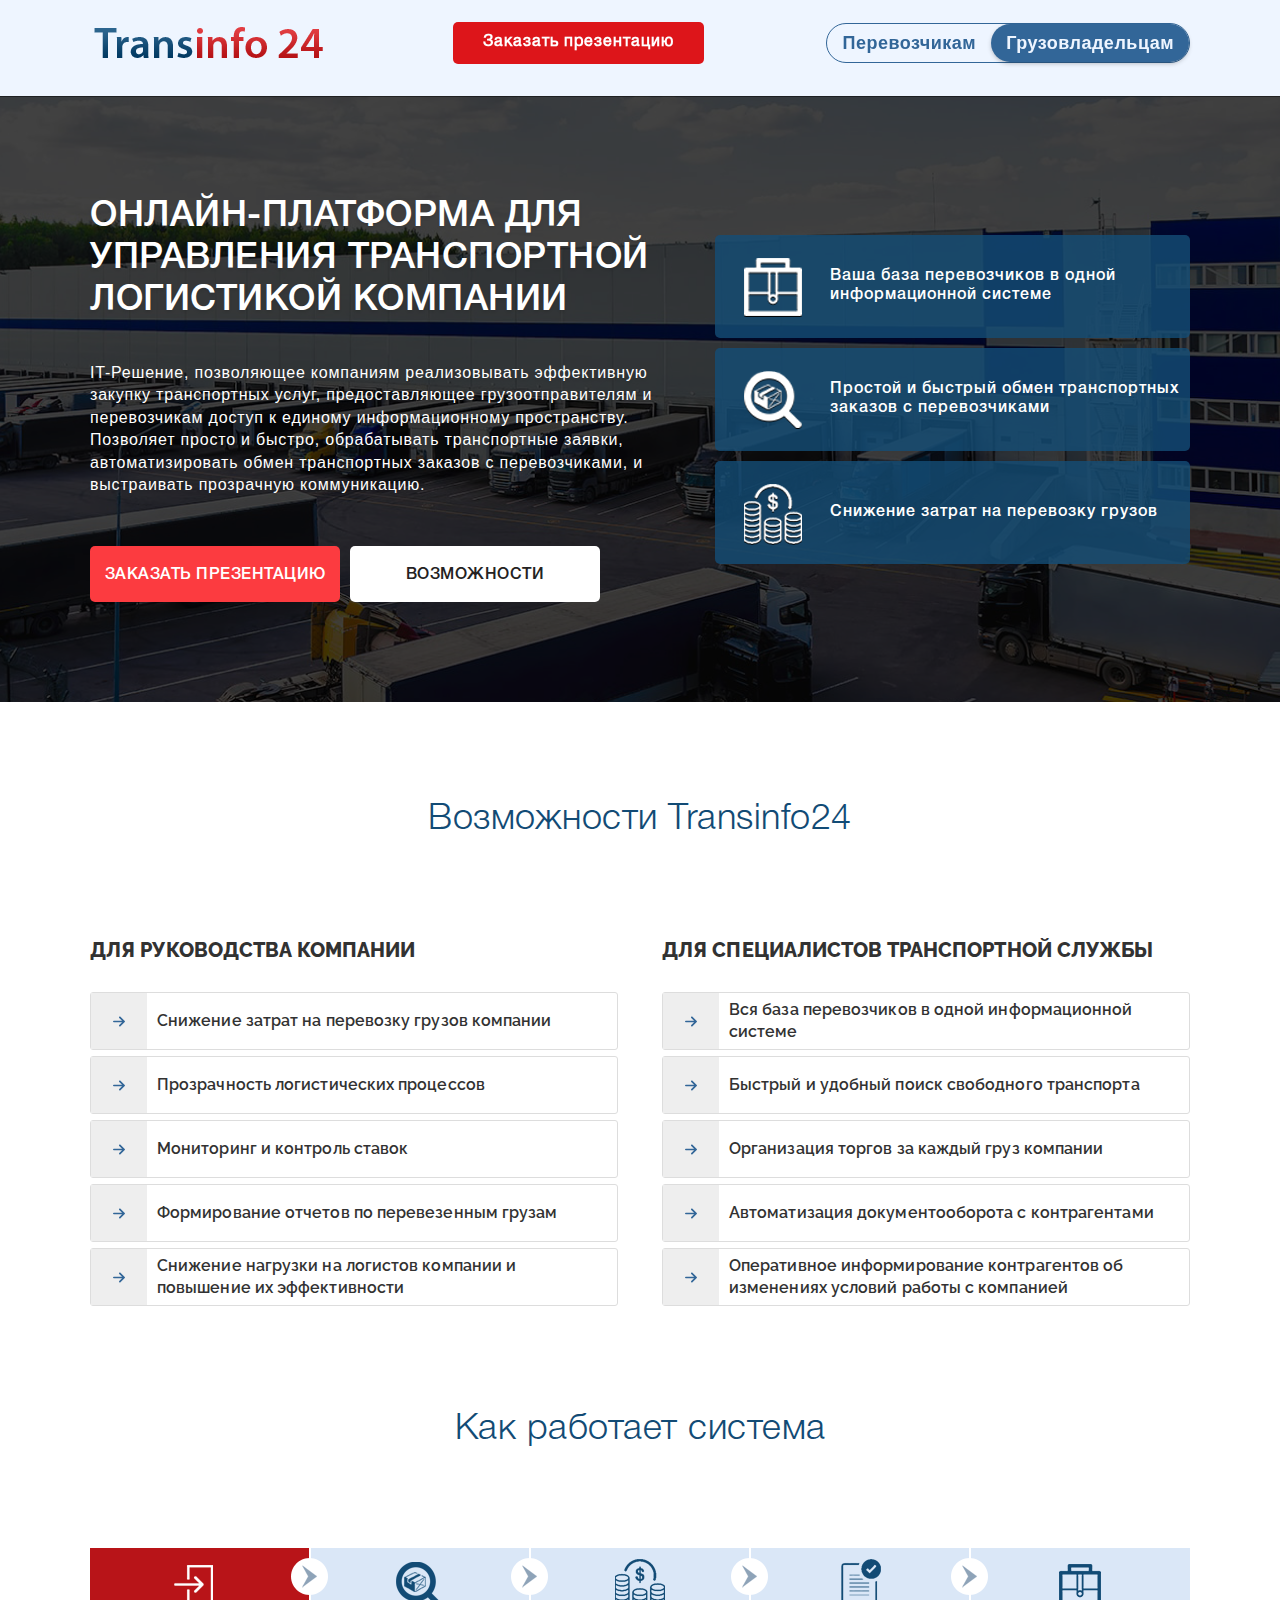
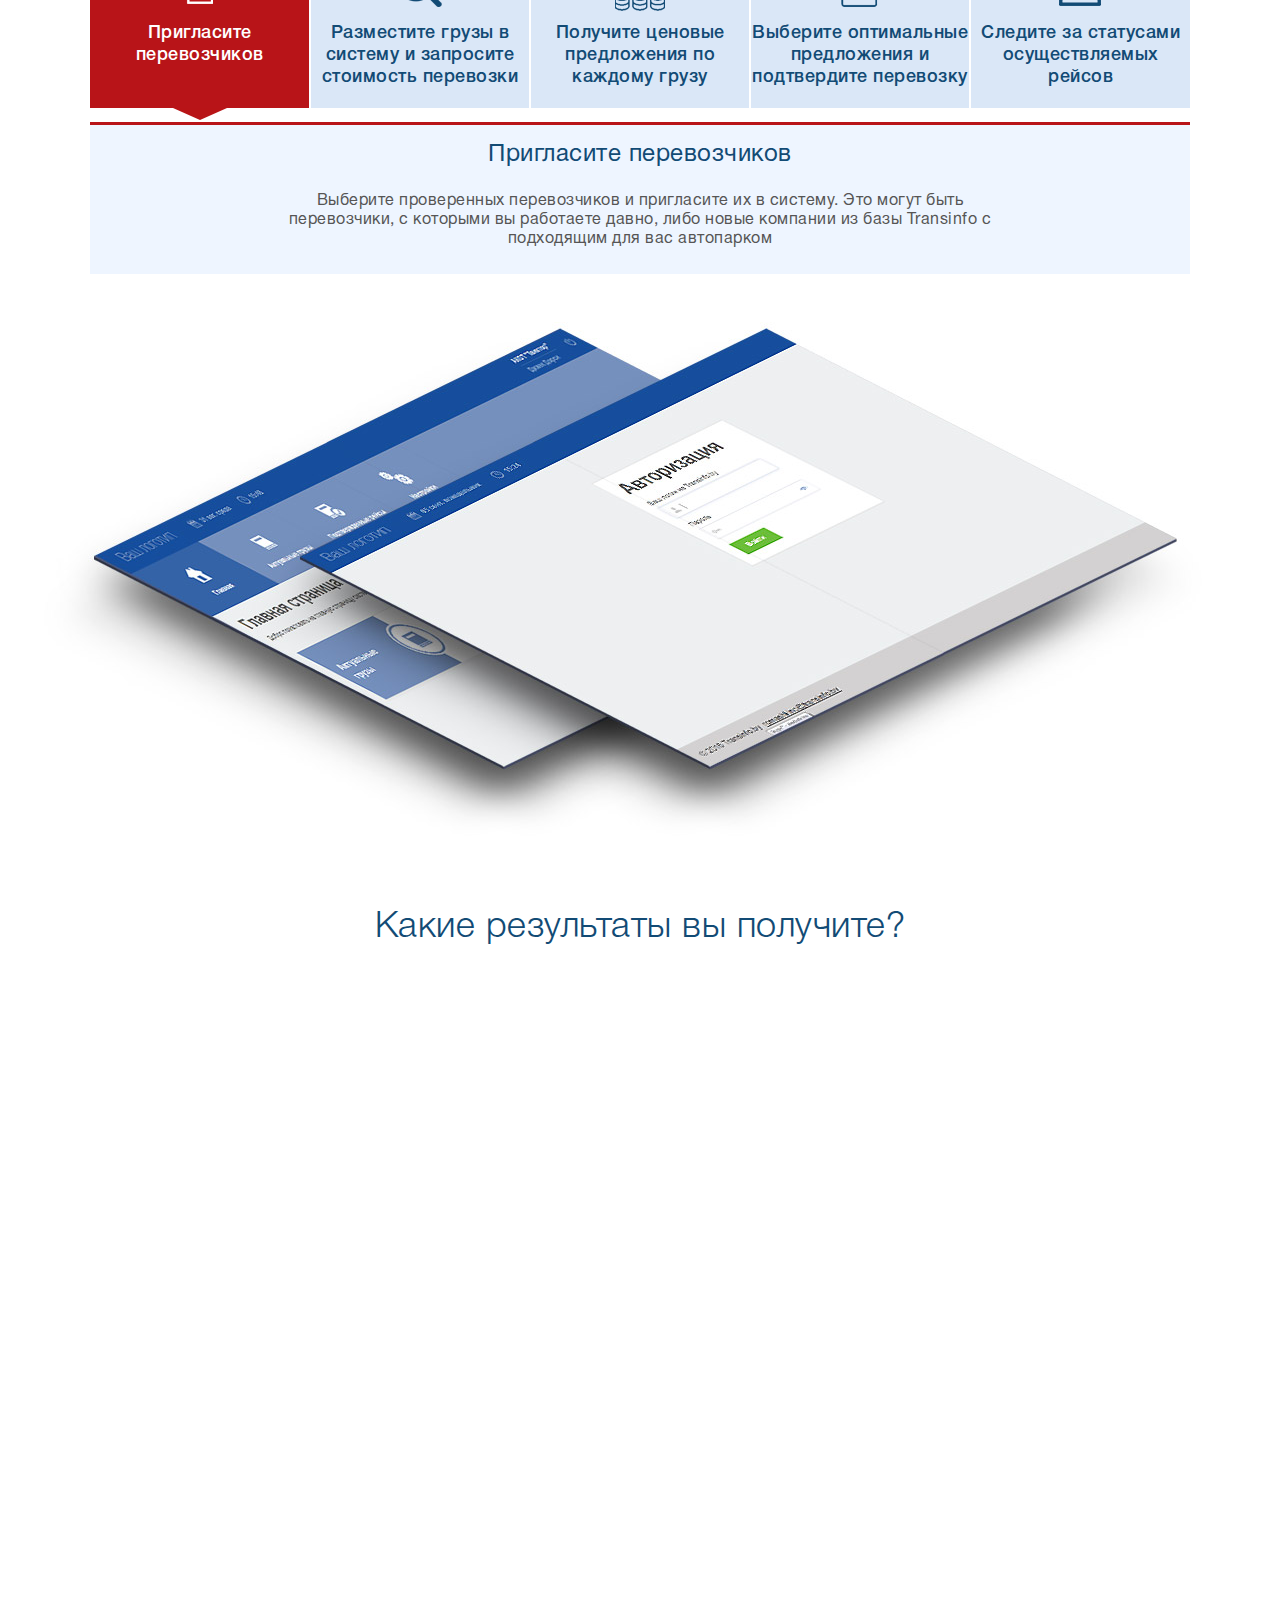
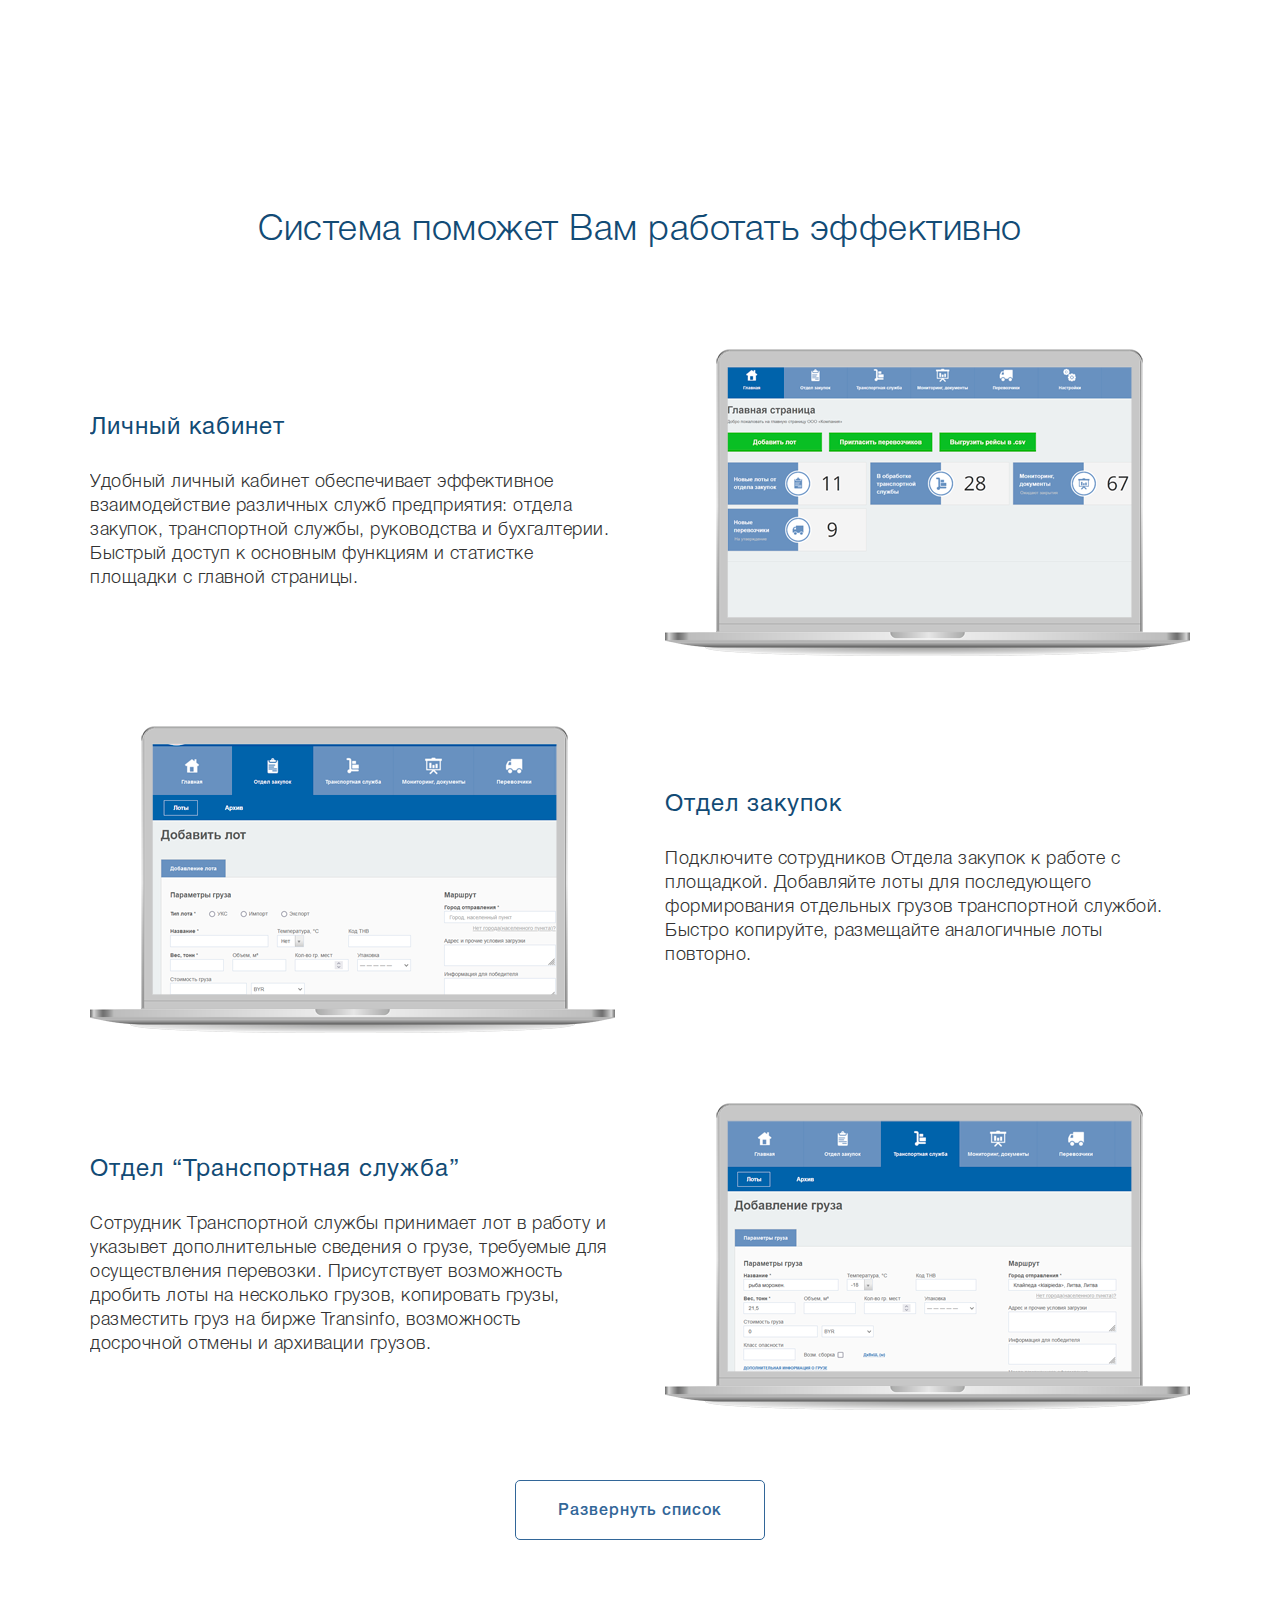
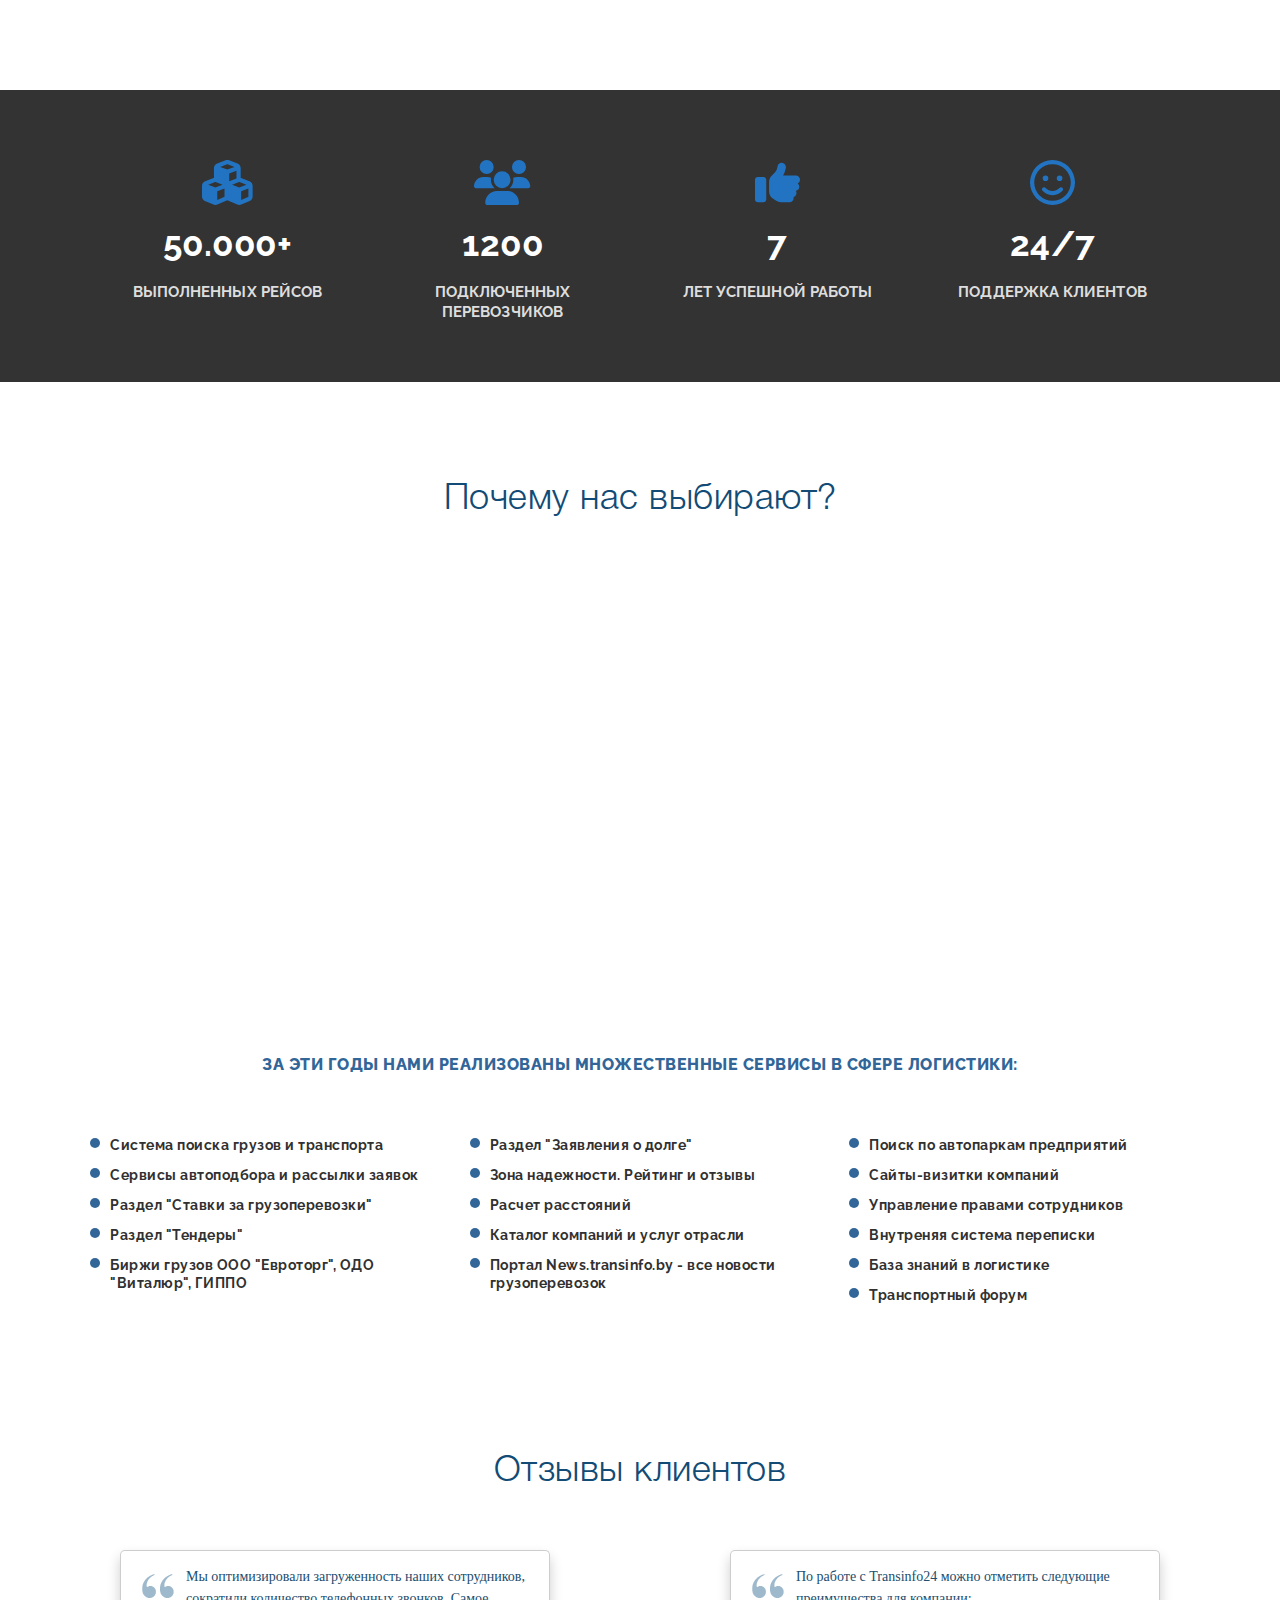
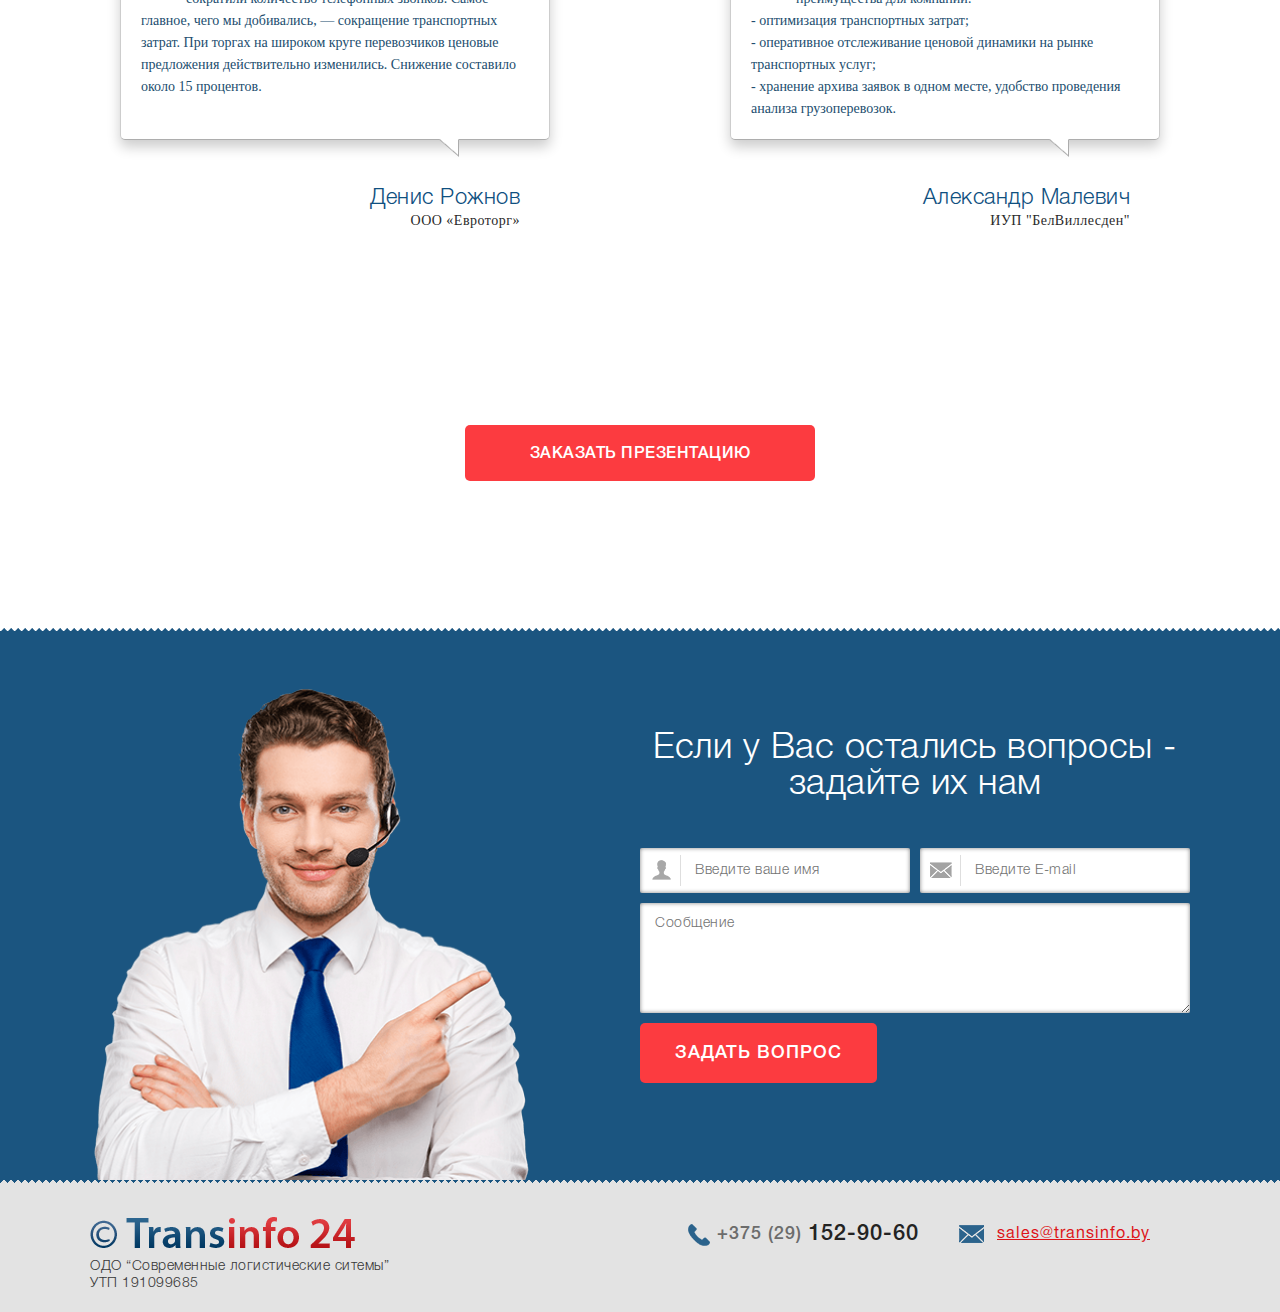
<file: index.html>
<!DOCTYPE html>
<html lang="ru">
<head>
	<meta charset="UTF-8">

	<meta name="robots" content="noindex, nofollow"/>


	<title>Transinfo 24</title>
	<meta name="viewport" content="width=device-width, user-scalable=yes, initial-scale=1" />	
	<!-- Fonts -->
	<link rel="preconnect" href="https://fonts.googleapis.com">
	<link rel="preconnect" href="https://fonts.gstatic.com" crossorigin>
	<link href="https://fonts.googleapis.com/css2?family=Raleway:wght@600;700;800&display=swap" rel="stylesheet">

	<link rel='stylesheet' href='css/fontello.css?ver=4.3.0'  media='all' />


	<link rel="stylesheet" href="css/style.css" type="text/css">

	<script src="js/jquery.min.js"></script>
	<script src="js/jquery.validate.min.js"></script>
	<script src="js/main.js"></script>	

	<!-- Widget button livechat-->
	<script>
        (function(w,d,u){
            var s=d.createElement('script');s.async=true;s.src=u+'?'+(Date.now()/60000|0);
            var h=d.getElementsByTagName('script')[0];h.parentNode.insertBefore(s,h);
        })(window,document,'https://cdn.bitrix24.by/b9559941/crm/site_button/loader_1_szyypf.js');
    </script>


</head>

<body class="shippers">

<!-- Google Tag Manager (noscript) -->
<noscript><iframe src="https://www.googletagmanager.com/ns.html?id=GTM-NX5MGJ5"
height="0" width="0" style="display:none;visibility:hidden"></iframe></noscript>
<!-- End Google Tag Manager (noscript) -->

	<div class="page__wrap" id="pageWrap">
		<div class="header">
			<div class="page__inner">
				<div class="header__info">
					<a class="header_logo" href="index.html">
						<img src="css/img/logo.png">
					</a>								
					<a class="header_login overlayOpen" href="#" data-overlay="formExchange">Заказать презентацию</a>
					<div class="header_switch">
						<a class="header_link header_link__active" href="carriers.html">Перевозчикам</a>	
						<span class="header_link header_link__inactive">Грузовладельцам</span>
					</div>									
				</div>
			</div>
		</div>
		<div class="header_spacer"></div>

		<div class="main-visual">
			<div class="page__inner">
				<div class="visual">
					<div class="visual_left">
						<h1 class="visual_title animated slideInLeft">Онлайн-платформа для управления транспортной логистикой компании</h1>
						<div class="visual_offer animated slideInDown">
							IT-Решение, позволяющее компаниям реализовывать эффективную закупку транспортных услуг, предоставляющее грузоотправителям и перевозчикам доступ к единому информационному пространству. Позволяет просто и быстро, обрабатывать транспортные заявки, автоматизировать обмен транспортных заказов с перевозчиками, и выстраивать прозрачную коммуникацию.
						</div>				
						<div class="visual-block_btn-group">
							<a class="visual-block_btn btn animated slideInDown overlayOpen" href="#" data-overlay="formExchange"">Заказать презентацию</span></a>
							<a class="visual-block_btn btn animated slideInDown scrollto" href="#opportunitiesSection">Возможности</span></a>
						</div>							
					</div>
					<div class="visual_right">
						<div class="visual-right_item">
							<i class="visual-item_img4"></i>
							<div>
								<p>Ваша база перевозчиков в одной информационной системе</p>
							</div>
						</div>
						<div class="visual-right_item">
							<i class="visual-item_img6"></i>
							<div>
								<p>Простой и быстрый обмен транспортных заказов с перевозчиками</p>
							</div>
						</div>
						<div class="visual-right_item">
							<i class="visual-item_img5"></i>
							<div>
								<p>Снижение затрат на перевозку грузов</p>
							</div>
						</div>
					</div>
				</div>
			</div>
		</div>

		<div id="opportunitiesSection" class="block-opportunities">
			<div class="page__inner">
				<div class="block-titling">Возможности Transinfo24</div>

				<div class="opportunities">
					<div class="opportunities__wrap">
						<div class="opportunities__title">
							Для руководства компании
						</div>
						<ul class="opportunities__list">
							<li class="opportunities__item">
								Снижение затрат на перевозку грузов компании
							</li>
							<li class="opportunities__item">
								Прозрачность логистических процессов 
							</li>
							<li class="opportunities__item">
								Мониторинг и контроль ставок 
							</li>
							<li class="opportunities__item">
								Формирование отчетов по перевезенным грузам
							</li>
							<li class="opportunities__item">
								Снижение нагрузки на логистов компании и повышение их эффективности
							</li>
						</ul>
					</div>

					<div class="opportunities__wrap">
						<div class="opportunities__title">
							Для специалистов транспортной службы
						</div>
						<ul class="opportunities__list">
							<li class="opportunities__item">
								Вся база перевозчиков в одной информационной системе								
							</li>
							<li class="opportunities__item">
								Быстрый и удобный поиск свободного транспорта
							</li>							
							<li class="opportunities__item">
								Организация торгов за каждый груз компании
							</li>
							<li class="opportunities__item">
								Автоматизация документооборота с контрагентами
							</li>
							<li class="opportunities__item">
								Оперативное информирование контрагентов об изменениях условий работы с компанией
							</li>
						</ul>
					</div>
				</div>
			</div>
		</div>

		<div class="block-slider">
			<div class="block-titling">Как работает система</div>
			<div class="slider_inner" id="sliderBlock">
				<div class="page__inner">
					<div class="slider_nav">
						<div class="nav-item item1 active" data-num="1">
							<i></i><span></span><p>Пригласите перевозчиков</p>
						</div>
						<div class="nav-item item2" data-num="2">
							<i></i><span></span><p>Разместите грузы в систему и запросите стоимость перевозки</p>
						</div>
						<div class="nav-item item3" data-num="3">
							<i></i><span></span><p>Получите ценовые предложения по каждому грузу</p>
						</div>
						<div class="nav-item item4" data-num="4">
							<i></i><span></span><p>Выберите оптимальные предложения и подтвердите перевозку</p>
						</div>
						<div class="nav-item item5" data-num="5">
							<span></span><p>Следите за статусами осуществляемых рейсов</p>
						</div>
						<div class="clear"></div>
					</div>
				</div>
				<div class="slider_cont">
					<div class="slider-item" id="sliderItem1" style="display: block;">
						<div class="page__inner">
							<div class="slider-item_head">
								<h4>Пригласите перевозчиков</h4>
								<p>Выберите проверенных перевозчиков и пригласите их в систему. Это могут быть перевозчики, с которыми вы работаете давно, либо новые компании из базы Transinfo c подходящим для вас автопарком </p>
							</div>
						</div>
						<div class="slider-item_img">
							<img src="css/img/slide-img1.jpg">
						</div>
					</div>
					<div class="slider-item" id="sliderItem2">
						<div class="page__inner">
							<div class="slider-item_head">
								<h4>Разместите грузы в систему и запросите стоимость перевозки</h4>
								<p>На основании информации полученной от отделов закупок, продаж и др. разместите заявку на перевозку</p>
							</div>
						</div>
						<div class="slider-item_img">
							<img src="css/img/slide-img2.jpg">
						</div>
					</div>
					<div class="slider-item" id="sliderItem3">
						<div class="page__inner">
							<div class="slider-item_head">
								<h4>Получите ценовые предложения по каждому грузу</h4>
								<p>Перевозчики получат уведомления о новых грузах в системе и предложат свободный транспорт</p>
							</div>
						</div>
						<div class="slider-item_img">
							<img src="css/img/slide-img3.jpg">
						</div>
					</div>
					<div class="slider-item" id="sliderItem4">
						<div class="page__inner">
							<div class="slider-item_head">
								<h4>Выберите оптимальные предложения и подтвердите перевозку</h4>
								<p>Изучите все ценовые предложения и выберите исполнителя перевозки. Отправьте перевозчику уже сформированную системой заявку на перевозку груза.</p>
							</div>
						</div>
						<div class="slider-item_img">
							<img src="css/img/slide-img4.jpg">
						</div>
					</div>
					<div class="slider-item" id="sliderItem5">
						<div class="page__inner">
							<div class="slider-item_head">
								<h4>Следите за статусами осуществляемых рейсов</h4>
								<p>После подтверждения перевозки в системе будет сформирован рейс, в котором отразится вся информация о заключенной сделке и этапы осуществления перевозки.</p>
							</div>
						</div>
						<div class="slider-item_img">
							<img src="css/img/slide-img5.jpg">
						</div>
					</div>
				</div>
			</div>
		</div>

		<div class="benefits-block">
			<div class="page__inner">
				<h2 class="block-titling">Какие результаты вы получите?</h2>
				<ul class="benefits">

					<li class="benefits__item benefit fadeInDown wow">
						<div class="benefit__icon">
							<i class="icon-truck"></i>
						</div>
						<div class="benefit__content">
							<h4 class="benefit__name">
								Новые партнерства
							</h4>
							<p class="benefit__description">
								Немедленный доступ к поиску исполнителей перевозки среди тысяч надежных грузоперевозчиков.
							</p>
						</div>
					</li>

					<li class="benefits__item benefit fadeInDown wow">
						<div class="benefit__icon">
							<i class="icon-lists"></i>
						</div>
						<div class="benefit__content">
							<h4 class="benefit__name">
								Снижение затрат
							</h4>
							<p class="benefit__description">
								Оптимизация затрат транспортной логистики. Выбор оптимальных ставок, обоснованное ценообразование и аналитика по рынку.
							</p>
						</div>
					</li>

					<li class="benefits__item benefit fadeInDown wow">
						<div class="benefit__icon">
							<i class="icon-24h"></i>
						</div>
						<div class="benefit__content">
							<h4 class="benefit__name">
								Автоматизация
							</h4>
							<p class="benefit__description">
								Ускорение длительного и трудоемкого процесса отбора  перевозчиков. Прозрачность бизнес-процессов для руководства. Моментальный доступ к необходимой информации.
							</p>
						</div>
					</li>

					<li class="benefits__item benefit fadeInDown wow">
						<div class="benefit__icon">
							<i class="icon-logistic"></i>
						</div>
						<div class="benefit__content">
							<h4 class="benefit__name">
								Фокус на главном
							</h4>
							<p class="benefit__description">
								Сотрудники сфокусированы на рабочих задачах и процессах. Рост продуктивности и экономия рабочего времени персонала.
							</p>
						</div>
					</li>

					<li class="benefits__item benefit fadeInDown wow">
						<div class="benefit__icon">
							<i class="icon-warehouse"></i>
						</div>
						<div class="benefit__content">
							<h4 class="benefit__name">
								Планирование
							</h4>
							<p class="benefit__description">
								Эффективное планирование и распределение грузопотоков предприятия на ежедневной основе.
							</p>
						</div>
					</li>

					<li class="benefits__item benefit fadeInDown wow">
						<div class="benefit__icon">
							<i class="icon-world"></i>
						</div>
						<div class="benefit__content">
							<h4 class="benefit__name">
								Контроль
							</h4>
							<p class="benefit__description">
								Владейте полной информацией о транспортировке груза – с момента отгрузки до фактической доставки в пункт назначения.
							</p>
						</div>
					</li>

				</ul>
			</div>
		</div>

		<div class="block-wrap">
			<div class="page__inner">
				<div class="block-titling">Система поможет Вам работать эффективно</div>

				<div class="screen-block right-screen">
					<div class="screen_img"><img src="css/img/screen-img13.png"></div>
					<div class="screen_text">
						<div>
							<h4>Личный кабинет</h4>
							<p>Удобный личный кабинет обеспечивает эффективное взаимодействие различных служб предприятия: отдела закупок, транспортной службы, руководства и бухгалтерии. Быстрый доступ к основным функциям и статистке площадки с главной страницы.</p>
						</div>
					</div>
					<div class="clear"></div>
				</div>

				<div class="screen-block left-screen">
					<div class="screen_img"><img src="css/img/screen-img14.png"></div>
					<div class="screen_text">
						<div>
							<h4>Отдел закупок</h4>
							<p>Подключите сотрудников Отдела закупок к работе с площадкой. Добавляйте лоты для последующего формирования отдельных грузов транспортной службой. Быстро копируйте, размещайте аналогичные лоты повторно.</p>							
						</div>
					</div>
					<div class="clear"></div>
				</div>

				<div class="screen-block right-screen">
					<div class="screen_img"><img src="css/img/screen-img15.png"></div>
					<div class="screen_text">
						<span id="close-screens-point"></span>
						<div>
							<h4>Отдел “Транспортная служба”</h4>
							<p>Сотрудник Транспортной службы принимает лот в работу и указывет дополнительные сведения о грузе, требуемые для осуществления перевозки. Присутствует возможность дробить лоты на несколько грузов, копировать грузы, разместить груз на бирже Transinfo, возможность досрочной отмены и архивации грузов.</p>
						</div>
					</div>
					<div class="clear"></div>
				</div>

				<div id="more-screens-btn" class="btn screen-btn">
                    Развернуть список                                       
                </div>

                <div class="more-screens">
	                <div class="screen-block left-screen">
						<div class="screen_img"><img src="css/img/screen-img16.png"></div>
						<div class="screen_text">
							<div>
								<h4>Выбор пула перевозчиков</h4>
								<p>Функционал позволяет задавать параметры для более точного выбора перевозчиков, которые будут иметь доступ к торгам по размещенному грузу. Имеется возможность отобрать перевозчиков по типу кузова, грузоподъемности транспортного средства, а также  географии перевозок.</p>							
							</div>
						</div>
						<div class="clear"></div>
					</div>

					<div class="screen-block right-screen">
						<div class="screen_img"><img src="css/img/screen-img17.png"></div>
						<div class="screen_text">
							<div>
								<h4>Форматы торгов</h4>
								<p>При создании груза можно выбрать формат тендера  “С отображением минимальной ставки”. По умолчанию, перевозчики видят только собственные ставки. Если отмечена данная опция, то перевозчики будут видеть, какая минимальная ставка предложена по грузу на данный момент и смогут перебить ее при возможности.</p>
							</div>
						</div>
						<div class="clear"></div>
					</div>

					<div class="screen-block left-screen">
						<div class="screen_img"><img src="css/img/screen-img18.png"></div>
						<div class="screen_text">
							<div>
								<h4>Принимайте ставки от перевозчиков</h4>
								<p>Получайте уведомления о новых ставках на email и в виде push-удедомлений. Все предложения, полученные от транспортных компаний, отображаются на одной странице. Сравнивайте предложения и принимайте взвешенные решения, выбирая исполнителей перевозки.</p>							
							</div>
						</div>
						<div class="clear"></div>
					</div>

					<div class="screen-block right-screen">
						<div class="screen_img"><img src="css/img/screen-img19.png"></div>
						<div class="screen_text">
							<div>
								<h4>Подтверждайте сотрудничество и формируйте рейсы</h4>
								<p>Когда перевозчик выбран, осталось запросить подтверждение сотрудничества. Перевозчик на этом этапе должен  подтвердить ставку и наличие транспорта, указать данные транспортного средства и водителя. После подтверждения сотрудничества - формируется новый рейс в разделе “Мониторинг”.</p>
							</div>
						</div>
						<div class="clear"></div>
					</div>

					<div class="screen-block left-screen">
						<div class="screen_img"><img src="css/img/screen-img20.png"></div>
						<div class="screen_text">
							<div>
								<h4>Генерация и обмен заявкой на перевозку</h4>
								<p>Первичный документооборот, а именно обмен заявкой на перевозку груза, осуществляется внутри системы. Заявки генерируются автоматически на основании известных данных о транспортной компании, заказчике и информации о грузе.</p>							
							</div>
						</div>
						<div class="clear"></div>
					</div>

					<div class="screen-block right-screen">
						<div class="screen_img"><img src="css/img/screen-img21.png"></div>
						<div class="screen_text">
							<div>
								<h4>Контролируйте выполнение перевозки</h4>
								<p>Раздел “Мониторинг” позволяет видеть и контролировать все текущие выполняемые рейсы. Присутствует возможность контролировать статусы движения грузов, фильтровать их по различным параметрам.  Обновляйте статусы существлять выгрузку отчетов в .csv.</p>
							</div>
						</div>
						<div class="clear"></div>
					</div>

					<div class="screen-block left-screen">
						<div class="screen_img"><img src="css/img/screen-img22.png"></div>
						<div class="screen_text">
							<div>
								<h4>Контроль документооборота</h4>
								<p>Управляйте документооборотом, храните историю движения документов в системе.</p>							
							</div>
						</div>
						<div class="clear"></div>
					</div>

					<div class="screen-block right-screen">
						<div class="screen_img"><img src="css/img/screen-img23.png"></div>
						<div class="screen_text">
							<div>
								<h4>Управление сотрудниками</h4>
								<p>В разделе «Сотрудники» -  создаются и редактируются профили сотрудников. Задаются основные данные, которые впоследствии будут автоматически подставляться в формы и документы. Назначаются отделы и определяются права каждого пользователя системы.</p>
							</div>
						</div>
						<div class="clear"></div>
					</div>

					<div class="screen-block left-screen">
						<div class="screen_img"><img src="css/img/screen-img24.png"></div>
						<div class="screen_text">
							<div>
								<h4>Управление контрагентами</h4>
								<p>Приглашайте новых перевозчиков к сотрудничеству по email или через биржу Transinfo. Доступ к данным транспортных компаний, их сотрудников и параметрам автопарков. При необходимости отключайте или штрафуйте контрагентов на выбранный период времени.</p>							
							</div>
						</div>
						<div class="clear"></div>
					</div>

					<div class="screen-block right-screen">
						<div class="screen_img"><img src="css/img/screen-img25.png"></div>
						<div class="screen_text">
							<div>
								<h4>Уведомления для сотрудников и контрагентов</h4>
								<p>Создавайте важные напоминания сотрудникам или публикуйте оперативную информацию для перевозчиков в системе.</p>
							</div>
						</div>
						<div class="clear"></div>
					</div>

					<div class="screen-block left-screen">
						<div class="screen_img"><img src="css/img/screen-img26.png"></div>
						<div class="screen_text">
							<div>
								<h4>Расширяйте круг партнеров</h4>
								<p>Приглашайте новых перевозчиков к сотрудничеству, используя маркетинговые инструменты портала Transinfo:</p>
								<p>-Рассылки по базам зарегистрированных пользователей<br>
								   -Публикацию пресс-релизов и новостей<br>
								   -Баннерную рекламу и другие рекламные форматы.
								</p>
							</div>
						</div>
						<div class="clear"></div>
					</div>
					<a href="#close-screens-point" id="close-screens" class="btn screen-btn scrolltoscreen">Свернуть список</a>
                </div>				
			</div>
		</div>

		<div class="statistics-block">
			<div class="page__inner">
				<div class="statistics">
					<div class="statistics__item">
						<span class="statistics__icon">
							<svg xmlns="http://www.w3.org/2000/svg" height="2.5em" viewBox="0 0 576 512"><style>svg{fill:#fc3b40}</style><path d="M290.8 48.6l78.4 29.7L288 109.5 206.8 78.3l78.4-29.7c1.8-.7 3.8-.7 5.7 0zM136 92.5V204.7c-1.3 .4-2.6 .8-3.9 1.3l-96 36.4C14.4 250.6 0 271.5 0 294.7V413.9c0 22.2 13.1 42.3 33.5 51.3l96 42.2c14.4 6.3 30.7 6.3 45.1 0L288 457.5l113.5 49.9c14.4 6.3 30.7 6.3 45.1 0l96-42.2c20.3-8.9 33.5-29.1 33.5-51.3V294.7c0-23.3-14.4-44.1-36.1-52.4l-96-36.4c-1.3-.5-2.6-.9-3.9-1.3V92.5c0-23.3-14.4-44.1-36.1-52.4l-96-36.4c-12.8-4.8-26.9-4.8-39.7 0l-96 36.4C150.4 48.4 136 69.3 136 92.5zM392 210.6l-82.4 31.2V152.6L392 121v89.6zM154.8 250.9l78.4 29.7L152 311.7 70.8 280.6l78.4-29.7c1.8-.7 3.8-.7 5.7 0zm18.8 204.4V354.8L256 323.2v95.9l-82.4 36.2zM421.2 250.9c1.8-.7 3.8-.7 5.7 0l78.4 29.7L424 311.7l-81.2-31.1 78.4-29.7zM523.2 421.2l-77.6 34.1V354.8L528 323.2v90.7c0 3.2-1.9 6-4.8 7.3z"/></svg>
						</span>
						<p class="statistics__digits counter">
							50.000+
						</p>
						<h4>
							Выполненных рейсов
						</h4>
					</div>
					<div class="statistics__item">
						<span class="statistics__icon">
							<svg xmlns="http://www.w3.org/2000/svg" height="2.5em" viewBox="0 0 640 512"><style>svg{fill:#fc3b40}</style><path d="M144 0a80 80 0 1 1 0 160A80 80 0 1 1 144 0zM512 0a80 80 0 1 1 0 160A80 80 0 1 1 512 0zM0 298.7C0 239.8 47.8 192 106.7 192h42.7c15.9 0 31 3.5 44.6 9.7c-1.3 7.2-1.9 14.7-1.9 22.3c0 38.2 16.8 72.5 43.3 96c-.2 0-.4 0-.7 0H21.3C9.6 320 0 310.4 0 298.7zM405.3 320c-.2 0-.4 0-.7 0c26.6-23.5 43.3-57.8 43.3-96c0-7.6-.7-15-1.9-22.3c13.6-6.3 28.7-9.7 44.6-9.7h42.7C592.2 192 640 239.8 640 298.7c0 11.8-9.6 21.3-21.3 21.3H405.3zM224 224a96 96 0 1 1 192 0 96 96 0 1 1 -192 0zM128 485.3C128 411.7 187.7 352 261.3 352H378.7C452.3 352 512 411.7 512 485.3c0 14.7-11.9 26.7-26.7 26.7H154.7c-14.7 0-26.7-11.9-26.7-26.7z"/></svg>
						</span>
						<p class="statistics__digits counter">
							1200
						</p>
						<h4>
							Подключенных перевозчиков
						</h4>
					</div>
					<div class="statistics__item">
						<span class="statistics__icon">
							<svg xmlns="http://www.w3.org/2000/svg" height="2.5em" viewBox="0 0 512 512"><style>svg{fill:#fc3b40}</style><path d="M313.4 32.9c26 5.2 42.9 30.5 37.7 56.5l-2.3 11.4c-5.3 26.7-15.1 52.1-28.8 75.2H464c26.5 0 48 21.5 48 48c0 18.5-10.5 34.6-25.9 42.6C497 275.4 504 288.9 504 304c0 23.4-16.8 42.9-38.9 47.1c4.4 7.3 6.9 15.8 6.9 24.9c0 21.3-13.9 39.4-33.1 45.6c.7 3.3 1.1 6.8 1.1 10.4c0 26.5-21.5 48-48 48H294.5c-19 0-37.5-5.6-53.3-16.1l-38.5-25.7C176 420.4 160 390.4 160 358.3V320 272 247.1c0-29.2 13.3-56.7 36-75l7.4-5.9c26.5-21.2 44.6-51 51.2-84.2l2.3-11.4c5.2-26 30.5-42.9 56.5-37.7zM32 192H96c17.7 0 32 14.3 32 32V448c0 17.7-14.3 32-32 32H32c-17.7 0-32-14.3-32-32V224c0-17.7 14.3-32 32-32z"/></svg>
						</span>
						<p class="statistics__digits counter">
							7
						</p>
						<h4>
							Лет успешной работы
						</h4>
					</div>
					<div class="statistics__item">
						<span class="statistics__icon">
							<svg xmlns="http://www.w3.org/2000/svg" height="2.5em" viewBox="0 0 512 512"><style>svg{fill:#fc3b40}</style><path d="M464 256A208 208 0 1 0 48 256a208 208 0 1 0 416 0zM0 256a256 256 0 1 1 512 0A256 256 0 1 1 0 256zm177.6 62.1C192.8 334.5 218.8 352 256 352s63.2-17.5 78.4-33.9c9-9.7 24.2-10.4 33.9-1.4s10.4 24.2 1.4 33.9c-22 23.8-60 49.4-113.6 49.4s-91.7-25.5-113.6-49.4c-9-9.7-8.4-24.9 1.4-33.9s24.9-8.4 33.9 1.4zM144.4 208a32 32 0 1 1 64 0 32 32 0 1 1 -64 0zm192-32a32 32 0 1 1 0 64 32 32 0 1 1 0-64z"/></svg>
						</span>
						<p class="statistics__digits counter">
							24/7
						</p>
						<h4>
							Поддержка клиентов
						</h4>
					</div>
				</div>				
			</div>			
		</div>

		<div class="reasons-block">
			<div class="page__inner">
				<h2 class="block-titling">Почему нас выбирают?</h2>
				<div class="reasons">
					<div class="reasons__item fadeInDown wow">
						<span class="reasons__icon">
							<svg xmlns="http://www.w3.org/2000/svg" height="1em" viewBox="0 0 448 512"><style>svg{fill:#326698}</style><path d="M64 80c-8.8 0-16 7.2-16 16V416c0 8.8 7.2 16 16 16H384c8.8 0 16-7.2 16-16V96c0-8.8-7.2-16-16-16H64zM0 96C0 60.7 28.7 32 64 32H384c35.3 0 64 28.7 64 64V416c0 35.3-28.7 64-64 64H64c-35.3 0-64-28.7-64-64V96zM337 209L209 337c-9.4 9.4-24.6 9.4-33.9 0l-64-64c-9.4-9.4-9.4-24.6 0-33.9s24.6-9.4 33.9 0l47 47L303 175c9.4-9.4 24.6-9.4 33.9 0s9.4 24.6 0 33.9z"/></svg>
						</span>
						<h4>
							Доверие
						</h4>
						<p class="reasons__text">
							Transinfo — действительно первый  белорусский портал грузоперевозок, действующий с 2007 года. Узнаваемый бренд и заслуженное годами доверие клиентов.
						</p>
					</div>

					<div class="reasons__item fadeInDown wow">
						<span class="reasons__icon">
							<svg xmlns="http://www.w3.org/2000/svg" height="1em" viewBox="0 0 512 512"><style>svg{fill:#326698}</style><path d="M498.1 5.6c10.1 7 15.4 19.1 13.5 31.2l-64 416c-1.5 9.7-7.4 18.2-16 23s-18.9 5.4-28 1.6L284 427.7l-68.5 74.1c-8.9 9.7-22.9 12.9-35.2 8.1S160 493.2 160 480V396.4c0-4 1.5-7.8 4.2-10.7L331.8 202.8c5.8-6.3 5.6-16-.4-22s-15.7-6.4-22-.7L106 360.8 17.7 316.6C7.1 311.3 .3 300.7 0 288.9s5.9-22.8 16.1-28.7l448-256c10.7-6.1 23.9-5.5 34 1.4z"/></svg>
						</span>
						<h4>
							Рост
						</h4>
						<p class="reasons__text">
							Услугами портала Transinfo пользуются более 80 000 компаний Республики Беларусь, стран СНГ, Европейского Союза. Каждый день к нам присоединяются новые компании.
						</p>
					</div>

					<div class="reasons__item fadeInDown wow">
						<span class="reasons__icon">
							<svg xmlns="http://www.w3.org/2000/svg" height="1em" viewBox="0 0 640 512"><style>svg{fill:#326698}</style><path d="M512.1 191l-8.2 14.3c-3 5.3-9.4 7.5-15.1 5.4-11.8-4.4-22.6-10.7-32.1-18.6-4.6-3.8-5.8-10.5-2.8-15.7l8.2-14.3c-6.9-8-12.3-17.3-15.9-27.4h-16.5c-6 0-11.2-4.3-12.2-10.3-2-12-2.1-24.6 0-37.1 1-6 6.2-10.4 12.2-10.4h16.5c3.6-10.1 9-19.4 15.9-27.4l-8.2-14.3c-3-5.2-1.9-11.9 2.8-15.7 9.5-7.9 20.4-14.2 32.1-18.6 5.7-2.1 12.1.1 15.1 5.4l8.2 14.3c10.5-1.9 21.2-1.9 31.7 0L552 6.3c3-5.3 9.4-7.5 15.1-5.4 11.8 4.4 22.6 10.7 32.1 18.6 4.6 3.8 5.8 10.5 2.8 15.7l-8.2 14.3c6.9 8 12.3 17.3 15.9 27.4h16.5c6 0 11.2 4.3 12.2 10.3 2 12 2.1 24.6 0 37.1-1 6-6.2 10.4-12.2 10.4h-16.5c-3.6 10.1-9 19.4-15.9 27.4l8.2 14.3c3 5.2 1.9 11.9-2.8 15.7-9.5 7.9-20.4 14.2-32.1 18.6-5.7 2.1-12.1-.1-15.1-5.4l-8.2-14.3c-10.4 1.9-21.2 1.9-31.7 0zm-10.5-58.8c38.5 29.6 82.4-14.3 52.8-52.8-38.5-29.7-82.4 14.3-52.8 52.8zM386.3 286.1l33.7 16.8c10.1 5.8 14.5 18.1 10.5 29.1-8.9 24.2-26.4 46.4-42.6 65.8-7.4 8.9-20.2 11.1-30.3 5.3l-29.1-16.8c-16 13.7-34.6 24.6-54.9 31.7v33.6c0 11.6-8.3 21.6-19.7 23.6-24.6 4.2-50.4 4.4-75.9 0-11.5-2-20-11.9-20-23.6V418c-20.3-7.2-38.9-18-54.9-31.7L74 403c-10 5.8-22.9 3.6-30.3-5.3-16.2-19.4-33.3-41.6-42.2-65.7-4-10.9.4-23.2 10.5-29.1l33.3-16.8c-3.9-20.9-3.9-42.4 0-63.4L12 205.8c-10.1-5.8-14.6-18.1-10.5-29 8.9-24.2 26-46.4 42.2-65.8 7.4-8.9 20.2-11.1 30.3-5.3l29.1 16.8c16-13.7 34.6-24.6 54.9-31.7V57.1c0-11.5 8.2-21.5 19.6-23.5 24.6-4.2 50.5-4.4 76-.1 11.5 2 20 11.9 20 23.6v33.6c20.3 7.2 38.9 18 54.9 31.7l29.1-16.8c10-5.8 22.9-3.6 30.3 5.3 16.2 19.4 33.2 41.6 42.1 65.8 4 10.9.1 23.2-10 29.1l-33.7 16.8c3.9 21 3.9 42.5 0 63.5zm-117.6 21.1c59.2-77-28.7-164.9-105.7-105.7-59.2 77 28.7 164.9 105.7 105.7zm243.4 182.7l-8.2 14.3c-3 5.3-9.4 7.5-15.1 5.4-11.8-4.4-22.6-10.7-32.1-18.6-4.6-3.8-5.8-10.5-2.8-15.7l8.2-14.3c-6.9-8-12.3-17.3-15.9-27.4h-16.5c-6 0-11.2-4.3-12.2-10.3-2-12-2.1-24.6 0-37.1 1-6 6.2-10.4 12.2-10.4h16.5c3.6-10.1 9-19.4 15.9-27.4l-8.2-14.3c-3-5.2-1.9-11.9 2.8-15.7 9.5-7.9 20.4-14.2 32.1-18.6 5.7-2.1 12.1.1 15.1 5.4l8.2 14.3c10.5-1.9 21.2-1.9 31.7 0l8.2-14.3c3-5.3 9.4-7.5 15.1-5.4 11.8 4.4 22.6 10.7 32.1 18.6 4.6 3.8 5.8 10.5 2.8 15.7l-8.2 14.3c6.9 8 12.3 17.3 15.9 27.4h16.5c6 0 11.2 4.3 12.2 10.3 2 12 2.1 24.6 0 37.1-1 6-6.2 10.4-12.2 10.4h-16.5c-3.6 10.1-9 19.4-15.9 27.4l8.2 14.3c3 5.2 1.9 11.9-2.8 15.7-9.5 7.9-20.4 14.2-32.1 18.6-5.7 2.1-12.1-.1-15.1-5.4l-8.2-14.3c-10.4 1.9-21.2 1.9-31.7 0zM501.6 431c38.5 29.6 82.4-14.3 52.8-52.8-38.5-29.6-82.4 14.3-52.8 52.8z"/></svg>
						</span>
						<h4>
							Опыт
						</h4>
						<p class="reasons__text">
							Более 15 лет практического опыта в IT-разработке и сопровождении логистических систем различной сложности.
						</p>
					</div>
				</div>

				<div class="services">
					<p class="services__text">
						За эти годы нами реализованы множественные сервисы в сфере логистики:
					</p>
					<div class="services__list">					
						<ul class="d-orange_list">
							<li>Система поиска грузов и транспорта</li>
							<li>Сервисы автоподбора и рассылки заявок</li>
							<li>Раздел "Ставки за грузоперевозки"</li>							
							<li>Раздел "Тендеры"</li>
							<li>Биржи грузов ООО "Евроторг", ОДО "Виталюр", ГИППО</li>
						</ul>

						<ul class="d-orange_list">
							<li>Раздел "Заявления о долге"</li>
							<li>Зона надежности. Рейтинг и отзывы</li>
							<li>Расчет расстояний</li>							
							<li>Каталог компаний и услуг отрасли</li>	
							<li>Портал News.transinfo.by - все новости грузоперевозок</li>						
						</ul>

						<ul class="d-orange_list">
							<li>Поиск по автопаркам предприятий</li>
							<li>Сайты-визитки компаний</li>
							<li>Управление правами сотрудников</li>
							<li>Внутреняя система переписки</li>
							<li>База знаний в логистике</li>
							<li>Транспортный форум</li>
						</ul>
					</div>
				</div>					
			</div>
		</div>

		<div class="reviews_block">
			<div class="page__inner">
				<h2 class="block-titling">Отзывы клиентов</h2>
				<div class="reviews">					
		            <div class="review_item">
		                <div class="review_text">
		                    <div class="quote-icon"></div>
		                    <p>Мы оптимизировали загруженность наших сотрудников, сократили  количество телефонных звонков. Самое главное, чего мы добивались, — сокращение транспортных затрат. При торгах на широком круге перевозчиков ценовые предложения действительно изменились. Снижение составило около 15 процентов.</p>
		                    <i></i>
		                </div>
		                <div class="review_author">		                    
		                    <div class="review_author-info">
		                        <p class="author-name">Денис Рожнов</p>
		                        <p>ООО «Евроторг»</p>
		                    </div>                            
		                </div>
		            </div>
		            <div class="review_item">
		                <div class="review_text">
		                    <div class="quote-icon"></div>
		                    <p>По работе с Transinfo24 можно отметить следующие преимущества для компании:<br>
								- оптимизация транспортных затрат;<br>
								- оперативное отслеживание ценовой динамики на рынке транспортных услуг;<br>
								- хранение архива заявок в одном месте, удобство проведения анализа грузоперевозок.</p>
		                    <i></i>
		                </div>
		                <div class="review_author">		                    
		                    <div class="review_author-info">
		                        <p class="author-name">Александр Малевич</p>
		                        <p>ИУП "БелВиллесден"</p>
		                    </div>                            
		                </div>
		            </div> 		            
				</div>
			</div>            
        </div>

        <div class="start-block">
        	<div class="page__inner">        		
        		<a class="visual-block_btn btn start-btn overlayOpen" href="#" data-overlay="formExchange">Заказать презентацию</a>
        	</div>
        </div>

		<div class="contact-form">	
			<div class="page__inner">	
				<div class="contact-form__wrap">
					<div class="contact-form__img">
						<img src="css/img/contact-form-img.png" alt="">
					</div>
					<div class="contact-form__content">				
						<form id="feedback_form">
							<div class="block-titling">Если у Вас остались вопросы - задайте их нам</div>
							<div class="contact_inner">
								<div class="contact-form_col">
									<div class="col-item item-email">
										<input type="text" name="name" placeholder="Введите ваше имя">
									</div>
									<div class="col-item item-name">
										<input type="text" name="email" placeholder="Введите E-mail">
									</div>
								</div>
								<div class="contact-form_col">
									<textarea name="msg" placeholder="Сообщение"></textarea>
								</div>
								<input type="hidden" name="action" value="transinfo24Question">
								<div class="contact-form_btn">
									<button class="btn" type="submit">Задать вопрос</button>
								</div>
								<div class="clear"></div>
							</div>
						</form>
						<script type="text/javascript">
							$(document).ready(function() {

								$("#feedback_form").validate({
									rules: {
										name: "required",
										email: {
											required: true,
											email: true
										},
										msg: "required"
									},
									messages: {
										name: "Пожалуйста, введите ваше имя",
										email: "Пожалуйста, введите ваш email",
										msg: "Пожалуйста, введите сообщение"
									},
									submitHandler: function(form) {
										var formValue = $(form).serialize();
										/* передача данных формы через ajax
										 */
										$.ajax({
											type: 'GET',
											url: 'https://www.transinfo.by/contacts',
											data: formValue,
											dataType: 'json',
											beforeSend: function () {
												$(form).find(".btn").prop("disabled", true);
											},
											success: function(data) {
												if (data.success == "true") {
													olAction.overlayOpen("formSuccessQuestion");
													$(form).get(0).reset();
												}
											},
											complete: function () {
												$(form).find(".btn").prop("disabled", false);
											}
										});
									}
								});
							});
						</script>				
					</div>
				</div>					
			</div>		
		</div>

		<div class="footer">
			<div class="page__inner">
				<a href="index.html" class="footer_logo">
					<i></i><img src="css/img/logo.png">
				</a>
				<a class="footer_email" href="mailto:sales@transinfo.by"><i></i>sales@transinfo.by</a>
				<p class="footer_phone"><i></i>+375 (29) <b>152-90-60</p>
				<div class="clear"></div>
				<p class="footer_copyright">
					ОДО “Современные логистические ситемы”<br>
					УТП 191099685
				</p>
			</div>
		</div>
	</div>

	<div class="overlay_fog" id="overlayFog"></div>
	
	<div class="overlay_container">
		<div class="overlay_wrap" id="formExchange">
			<span class="overlay_close"></span>
			<div class="overlay_form">
				<form id="exchange_form">
					<div class="overlay_form-titling">Заполните форму, и мы свяжемся с вами</div>
					<div class="overlay_form_inner">
						<div class="overlay_form_col">
							<div class="col-item">
								<input type="text" name="title" placeholder="Название">
							</div>
							<div class="col-item">
								<input type="text" name="name" placeholder="Ваше имя">
							</div>
							<div class="col-item">
								<input type="text" name="phone" placeholder="Телефон">
							</div>
						</div>
						<div class="overlay_form_col">
							<div class="col-item">
								<textarea name="info" placeholder="Данные о Вашей компании"></textarea>
							</div>
						</div>
						<input type="hidden" name="action" value="getExchange">
						<div class="clear"></div>
						<div class="overlay_form_btn">
							<button class="btn" type="submit">Отправить</button>
						</div>
						<div class="clear"></div>
					</div>
				</form>
				<script type="text/javascript">
					$(document).ready(function() {
						$("#exchange_form").validate({
							rules: {
								title: "required",
								name: "required",
								phone: "required",
								info: "required"
							},
							messages: {
								title: "Пожалуйста, введите название",
								name: "Пожалуйста, введите Ваше имя",
								phone: "Пожалуйста, введите Ваш телефон",
								info: "Пожалуйста, введите данные о Вашей компании"
							},
							submitHandler: function(form) {
						        var formValue = $(form).serialize();
								$(form).find(".btn").prop("disabled", true);
						        /* передача данных формы через ajax
						         */
								$.ajax({
									type: 'GET',
									url: 'https://www.transinfo.by/contacts',
									data: formValue,
									dataType: 'json',
									beforeSend: function () {
										$(form).find(".btn").prop("disabled", true);
									},
									success: function(data) {
										if (data.success == "true") {
											olAction.overlayOpen("formSuccess");
										}
									},
									complete: function () {
										$(form).find(".btn").prop("disabled", false);
									}
								});
							}
						});
					});
				</script>
			</div>
		</div>

		<div class="overlay_wrap" id="formSuccess">
			<span class="overlay_close"></span>
			<div class="success_message">
				Спасибо. Ваш запрос принят.<br>С Вами свяжутся в ближайшее время.
			</div>	
		</div>

		<div class="overlay_wrap" id="formSuccessQuestion">
			<span class="overlay_close"></span>
			<div class="success_message">
				Спасибо. Ваш вопрос отправлен.<br>С Вами свяжутся в ближайшее время.
			</div>
		</div>
	</div>	

</body>
</html>
</file>
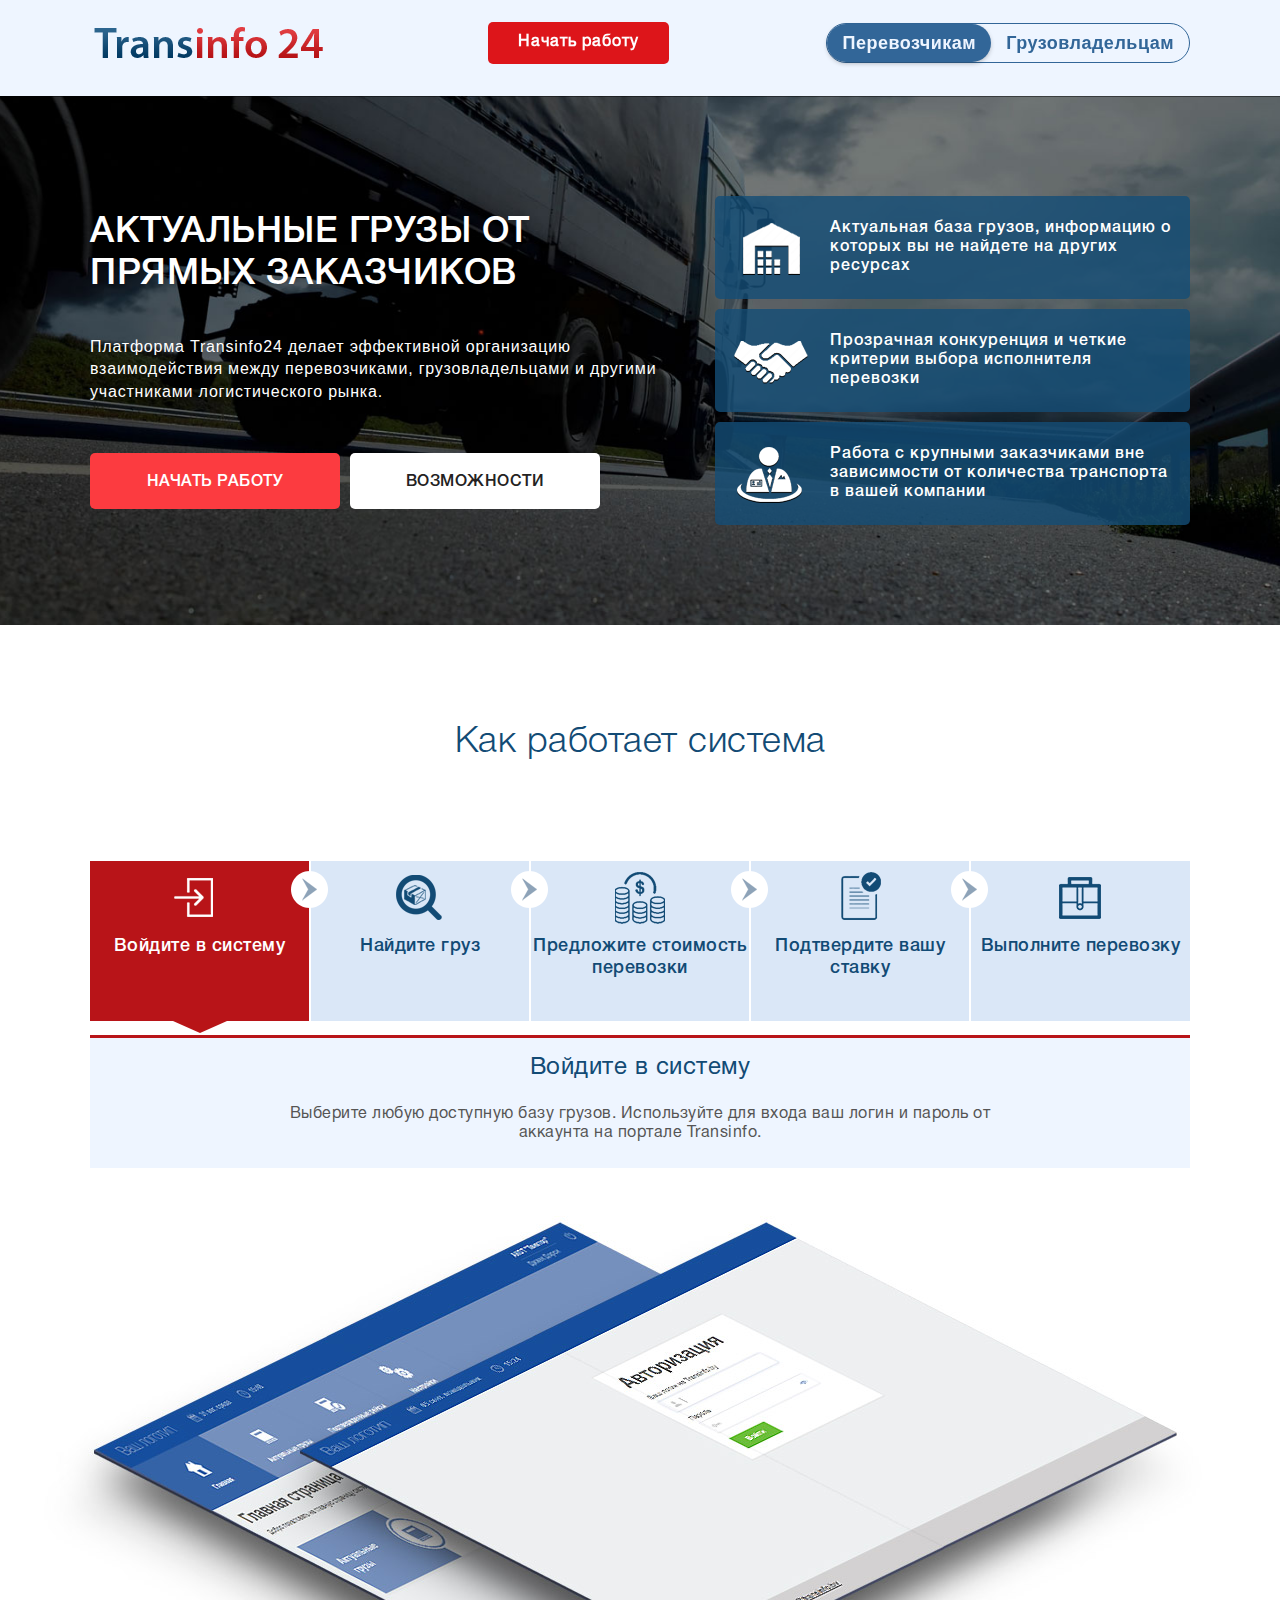
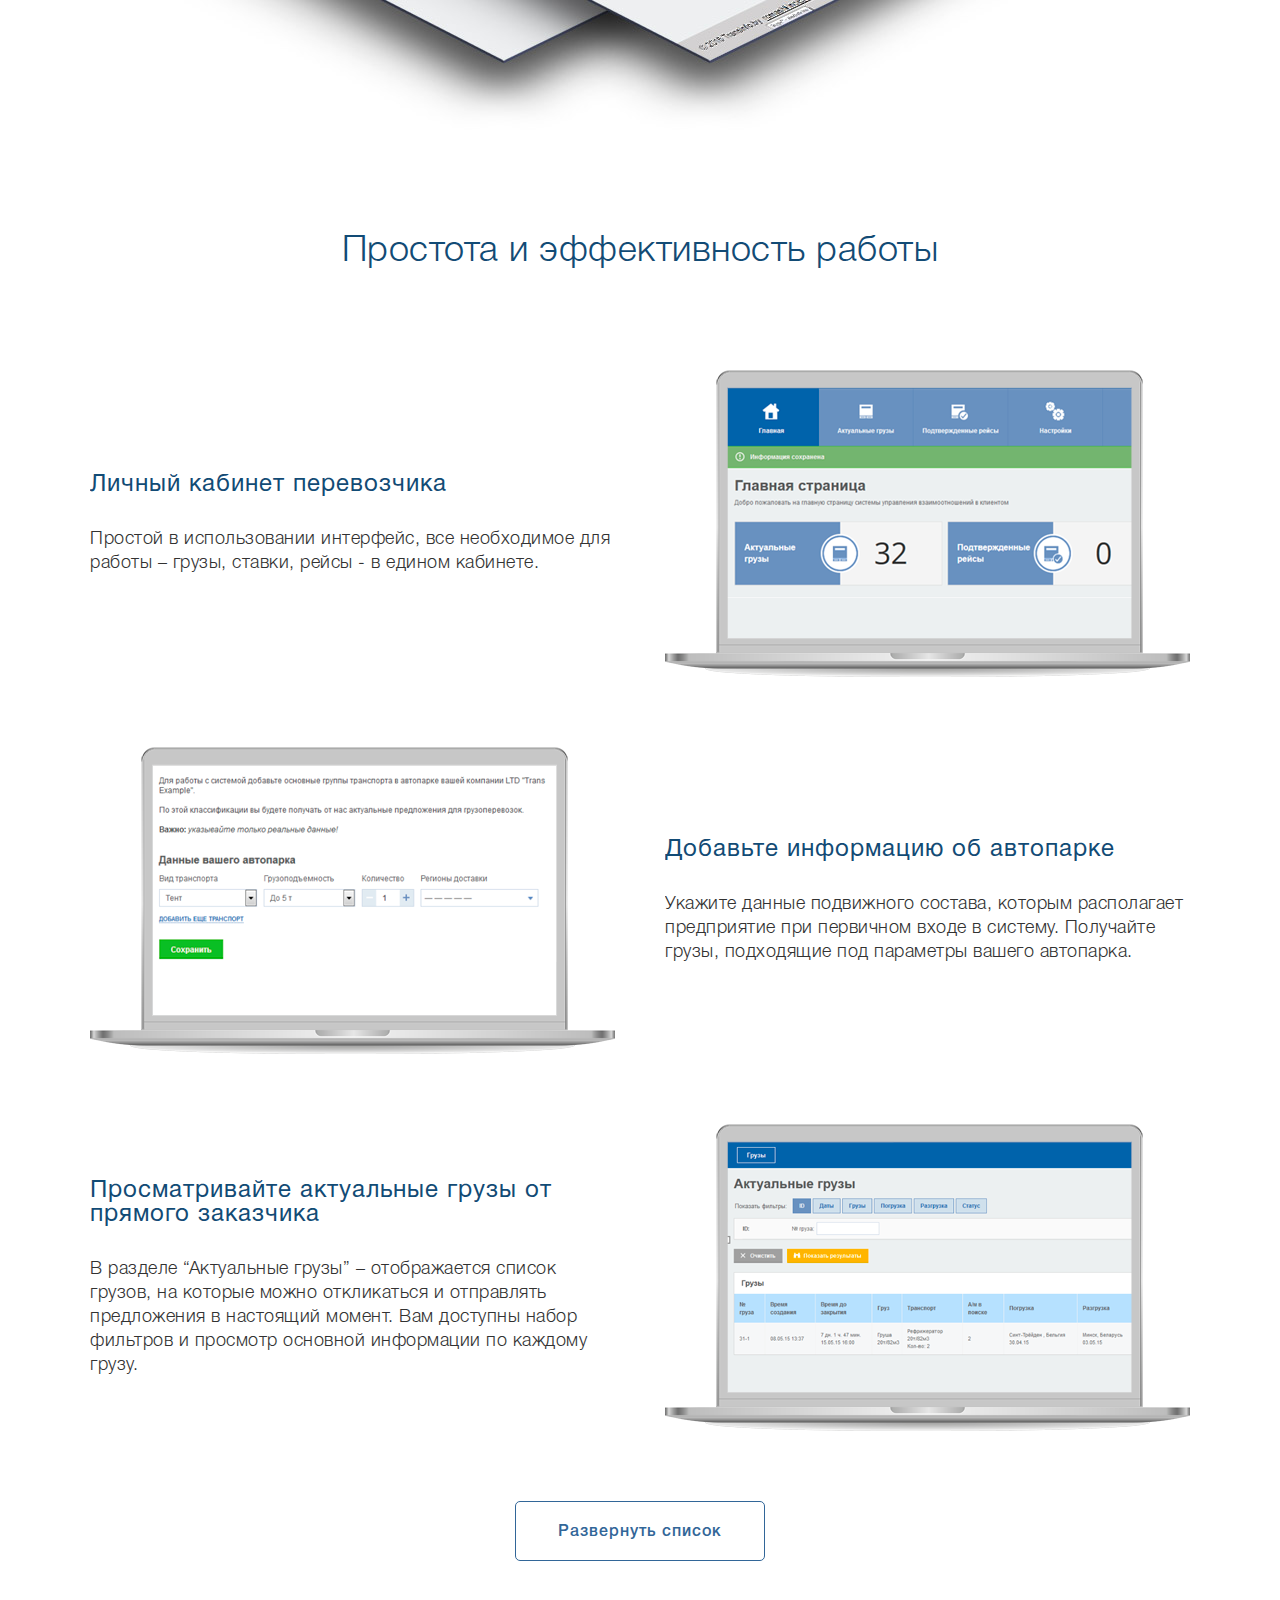
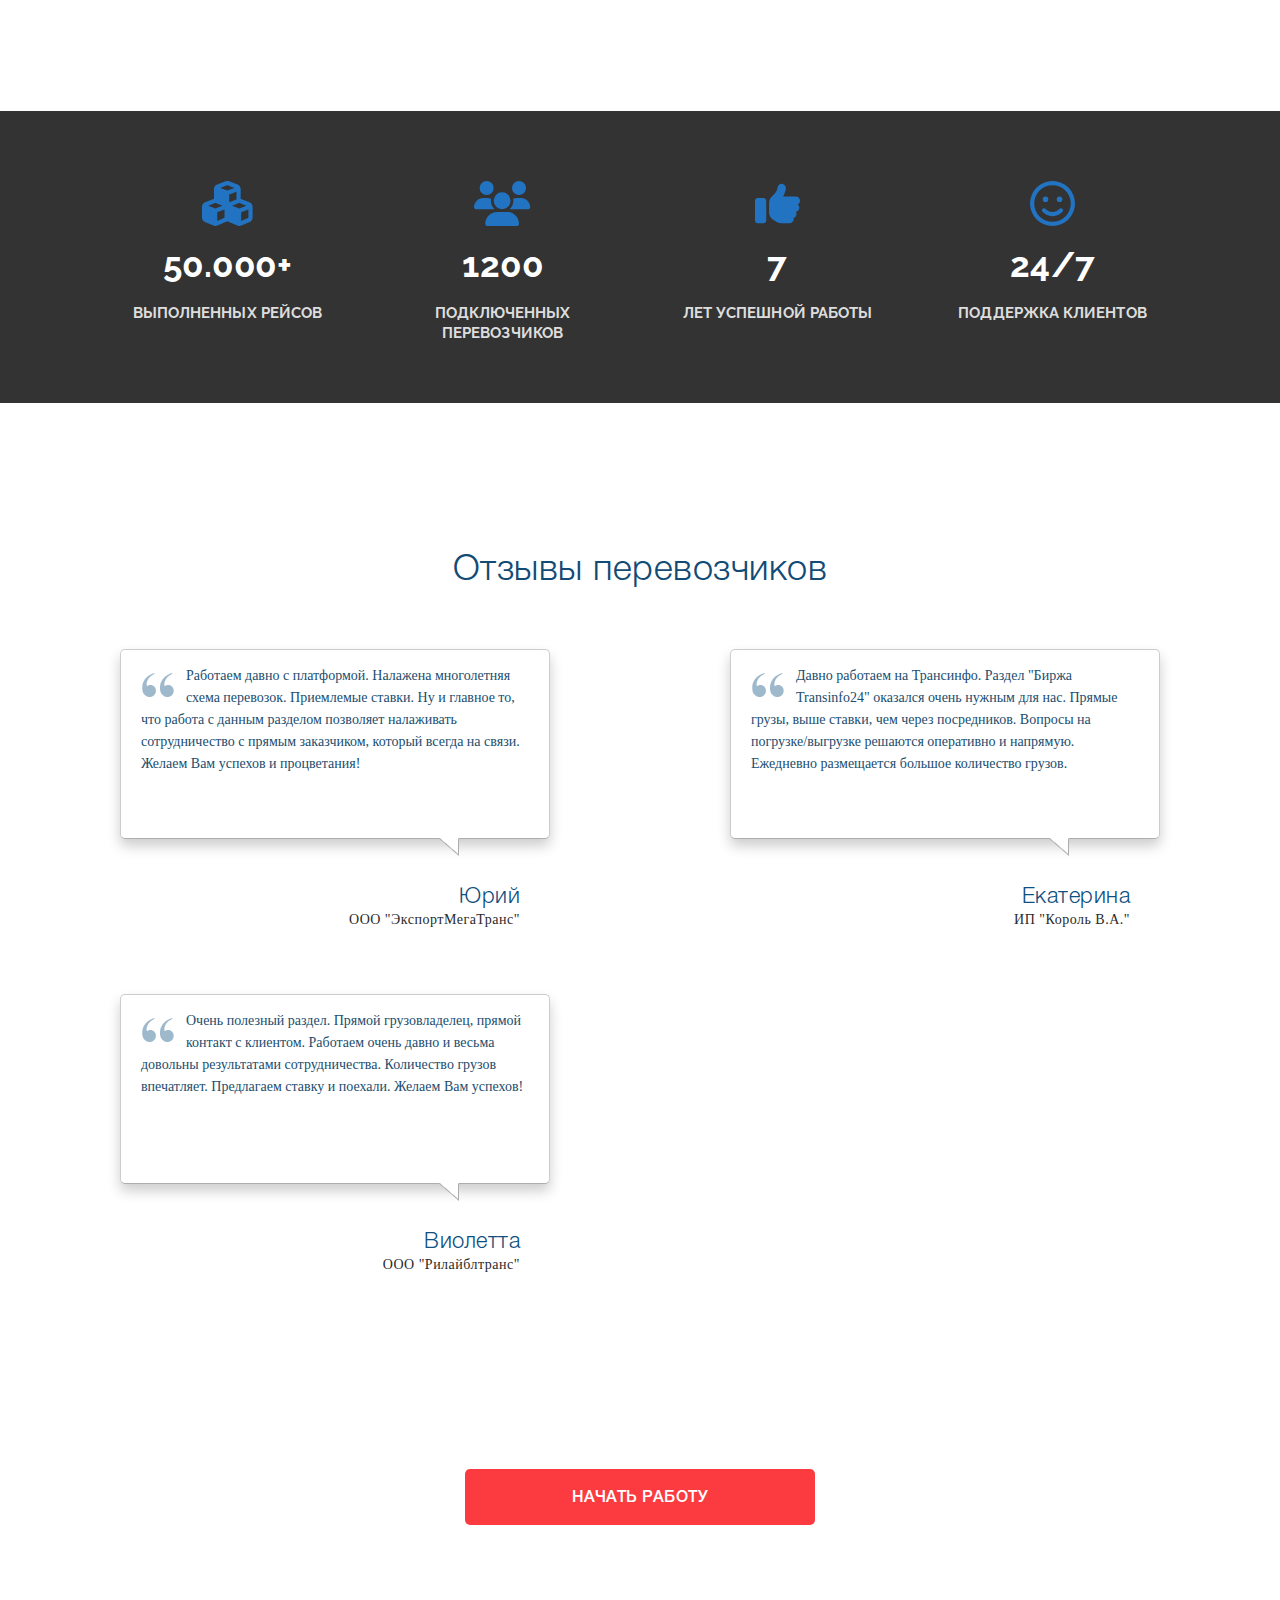
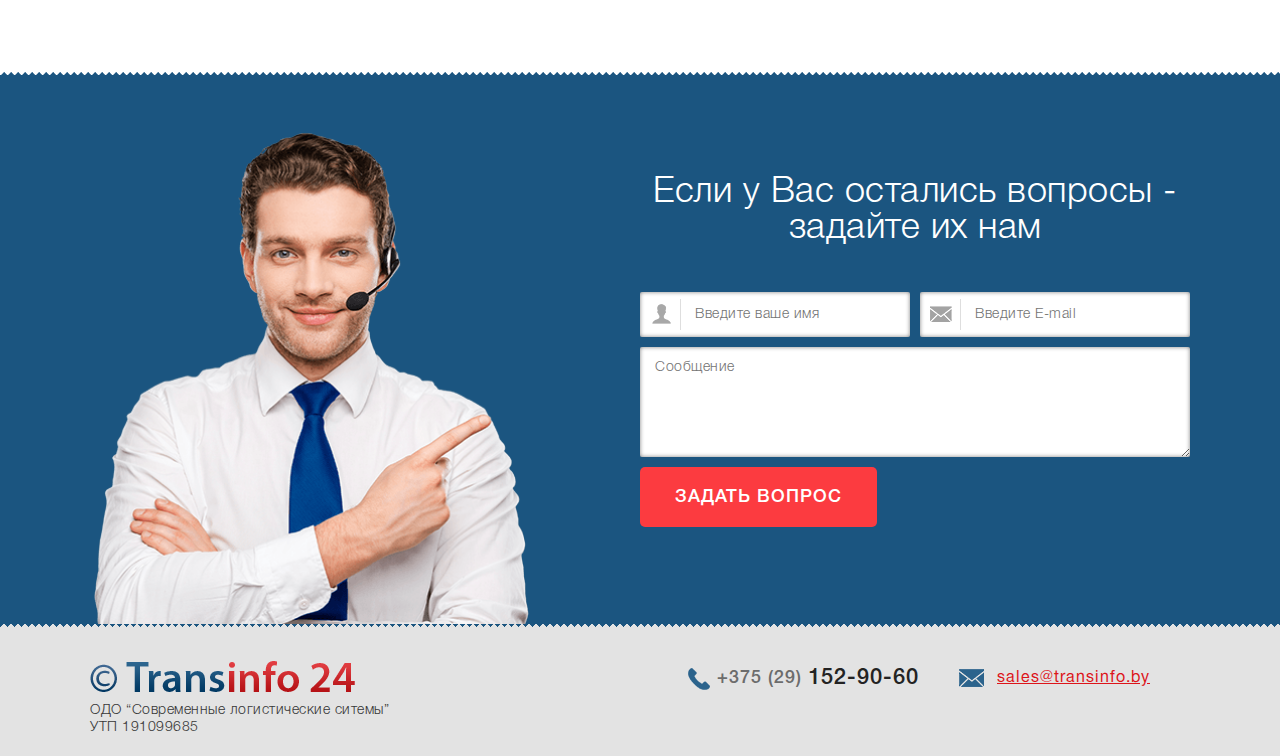
<file: carriers.html>
<!DOCTYPE html>
<html lang="ru">
<head>
	<meta charset="UTF-8">

	<meta name="robots" content="noindex, nofollow"/>

	
	<title>Transinfo 24</title>
	<meta name="viewport" content="width=device-width, user-scalable=yes, initial-scale=1" />
	<!-- Fonts -->
	<link rel="preconnect" href="https://fonts.googleapis.com">
	<link rel="preconnect" href="https://fonts.gstatic.com" crossorigin>
	<link href="https://fonts.googleapis.com/css2?family=Raleway:wght@600;700;800&display=swap" rel="stylesheet">

	<link rel='stylesheet' href='css/fontello.css?ver=4.3.0'  media='all' />
	

	<link rel="stylesheet" href="css/style.css" type="text/css">

	<script src="js/jquery.min.js"></script>
	<script src="js/jquery.validate.min.js"></script>
	<script src="js/main.js"></script>

	<!-- Widget button livechat-->
	<script>
        (function(w,d,u){
            var s=d.createElement('script');s.async=true;s.src=u+'?'+(Date.now()/60000|0);
            var h=d.getElementsByTagName('script')[0];h.parentNode.insertBefore(s,h);
        })(window,document,'https://cdn.bitrix24.by/b9559941/crm/site_button/loader_1_szyypf.js');
    </script>


</head>

<body class="carriers">

<!-- Google Tag Manager (noscript) -->
<noscript><iframe src="https://www.googletagmanager.com/ns.html?id=GTM-NX5MGJ5"
height="0" width="0" style="display:none;visibility:hidden"></iframe></noscript>
<!-- End Google Tag Manager (noscript) -->

	<div class="page__wrap" id="pageWrap">
		<div class="header">
			<div class="page__inner">
				<div class="header__info">
					<a href="index.html" class="header_logo">
						<img src="css/img/logo.png">
					</a>								
					<a class="header_login" href="page_choise.html">Начать работу</a>
					<div class="header_switch">
						<span class="header_link header_link__inactive">Перевозчикам</span>							
						<a class="header_link header_link__active" href="index.html">Грузовладельцам</a>
					</div>										
				</div>
			</div>
		</div>
		<div class="header_spacer"></div>

		<div class="main-visual main-visual-auto">
			<div class="page__inner">
				<div class="visual">
					<div class="visual_left">
						<h1 class="visual_title animated slideInLeft">Актуальные грузы от прямых заказчиков</h1>
						<div class="visual_offer animated slideInDown">
							Платформа Transinfo24 делает эффективной организацию взаимодействия между перевозчиками, грузовладельцами и другими участниками логистического рынка.
						</div>				
						<div class="visual-block_btn-group">
							<a class="visual-block_btn btn animated slideInDown" href="page_choise.html">Начать работу</span></a>
							<a class="visual-block_btn btn animated slideInDown scrollto" href="#opportunitiesSection">Возможности</span></a>
						</div>							
					</div>
					<div class="visual_right">
						<div class="visual-right_item">
							<i class="visual-item_img3"></i>
							<div>
								<p>Актуальная база грузов, информацию о которых вы не найдете на других ресурсах</p>
							</div>
						</div>
						<div class="visual-right_item">
							<i class="visual-item_img1"></i>
							<div>
								<p>Прозрачная конкуренция и четкие критерии выбора исполнителя перевозки</p>
							</div>
						</div>
						<div class="visual-right_item">
							<i class="visual-item_img2"></i>
							<div>
								<p>Работа с крупными заказчиками вне зависимости от количества транспорта в вашей компании</p>
							</div>
						</div>
					</div>
				</div>				
			</div>
		</div>		
		<div id="opportunitiesSection" class="block-slider">
			<div class="block-titling">Как работает система</div>
			<div class="slider_inner" id="sliderBlock">
				<div class="page__inner">
					<div class="slider_nav">
						<div class="nav-item item1 active" data-num="1">
							<i></i><span></span><p>Войдите в систему</p>
						</div>
						<div class="nav-item item2" data-num="2">
							<i></i><span></span><p>Найдите груз</p>
						</div>
						<div class="nav-item item3" data-num="3">
							<i></i><span></span><p>Предложите стоимость перевозки</p>
						</div>
						<div class="nav-item item4" data-num="4">
							<i></i><span></span><p>Подтвердите вашу ставку</p>
						</div>
						<div class="nav-item item5" data-num="5">
							<span></span><p>Выполните перевозку</p>
						</div>
						<div class="clear"></div>
					</div>
				</div>
				<div class="slider_cont">
					<div class="slider-item" id="sliderItem1" style="display: block;">
						<div class="page__inner">
							<div class="slider-item_head">
								<h4>Войдите в систему</h4>
								<p>Выберите любую доступную базу грузов. Используйте для входа ваш логин и пароль от аккаунта на портале Transinfo. </p>
							</div>
						</div>
						<div class="slider-item_img">
							<img src="css/img/slide-img1.jpg">
						</div>
					</div>
					<div class="slider-item" id="sliderItem2">
						<div class="page__inner">
							<div class="slider-item_head">
								<h4>Найдите груз</h4>
								<p>Найдите подходящий для вас груз. Сортируйте базу по месту разгрузки/выгрузки, дате отправления, типу транспорта и другим параметрам.</p>
							</div>
						</div>
						<div class="slider-item_img">
							<img src="css/img/slide-img2.jpg">
						</div>
					</div>
					<div class="slider-item" id="sliderItem3">
						<div class="page__inner">
							<div class="slider-item_head">
								<h4>Предложите стоимость перевозки</h4>
								<p>Перейдите на страницу описания груза. Изучите требования грузовладельца и предложите ему свою ставку. В процессе оформления укажите информацию о машине и водителе для данной перевозки.</p>
							</div>
						</div>
						<div class="slider-item_img">
							<img src="css/img/slide-img3.jpg">
						</div>
					</div>
					<div class="slider-item" id="sliderItem4">
						<div class="page__inner">
							<div class="slider-item_head">
								<h4>Подтвердите вашу ставку</h4>
								<p>После одобрения вашей ставки владельцем груза вы получите запрос на подтверждение. Вы не сможете изменить цену после согласования стоимости перевозки.</p>
							</div>
						</div>
						<div class="slider-item_img">
							<img src="css/img/slide-img4.jpg">
						</div>
					</div>
					<div class="slider-item" id="sliderItem5">
						<div class="page__inner">
							<div class="slider-item_head">
								<h4>Выполните перевозку</h4>
								<p>После окончательного согласования сделки владельцем биржи вся информация о предстоящих перевозках сохраняется в разделе «Рейсы».</p>
							</div>
						</div>
						<div class="slider-item_img">
							<img src="css/img/slide-img5.jpg">
						</div>
					</div>
				</div>
			</div>
		</div>

		<div class="block-wrap">
			<div class="page__inner">
				<div class="block-titling">Простота и эффективность работы</div>

				<div class="screen-block right-screen">
					<div class="screen_img"><img src="css/img/screen-img1.png"></div>
					<div class="screen_text">
						<div>
							<h4>Личный кабинет перевозчика</h4>
							<p>Простой в использовании интерфейс, все необходимое для работы – грузы, ставки, рейсы - в едином кабинете.</p>
						</div>
					</div>
					<div class="clear"></div>
				</div>

				<div class="screen-block left-screen">
					<div class="screen_img"><img src="css/img/screen-img2.png"></div>
					<div class="screen_text">
						<div>
							<h4>Добавьте информацию об автопарке</h4>
							<p>Укажите данные подвижного состава, которым располагает предприятие при первичном входе в систему. Получайте грузы, подходящие под параметры вашего автопарка.</p>							
						</div>
					</div>
					<div class="clear"></div>
				</div>

				<div class="screen-block right-screen">
					<div class="screen_img"><img src="css/img/screen-img3.png"></div>
					<div class="screen_text">
						<span id="close-screens-point"></span>
						<div>
							<h4>Просматривайте актуальные грузы от прямого заказчика</h4>
							<p>В разделе “Актуальные грузы” – отображается список грузов, на которые можно откликаться и отправлять предложения в настоящий момент. Вам доступны набор фильтров и просмотр основной информации по каждому грузу. </p>
						</div>
					</div>
					<div class="clear"></div>
				</div>
				
				<div id="more-screens-btn" class="btn screen-btn">
                    Развернуть список                                       
                </div>

                <div class="more-screens">
	                <div class="screen-block left-screen">
						<div class="screen_img"><img src="css/img/screen-img4.png"></div>
						<div class="screen_text">
							<div>
								<h4>Оповещения о новых грузах</h4>
								<p>Информация о появлении новых грузов в системе сразу отображается в вашем личном кабинете и отправляется на email сотрудников, подключенных к системе.  Также работают мгновенные push-уведомления, которые появляются в интерфейсе кабинета.</p>							
							</div>
						</div>
						<div class="clear"></div>
					</div>

					<div class="screen-block right-screen">
						<div class="screen_img"><img src="css/img/screen-img5.png"></div>
						<div class="screen_text">
							<div>
								<h4>Развернутая информация </h4>
								<p>Присутствует возможность ознакомиться с детальной информацией по каждому грузу, чтобы учесть все необходимые факторы, влияющие на стоимость выполнения рейса.</p>
							</div>
						</div>
						<div class="clear"></div>
					</div>

					<div class="screen-block left-screen">
						<div class="screen_img"><img src="css/img/screen-img6.png"></div>
						<div class="screen_text">
							<div>
								<h4>Добавляйте ставки</h4>
								<p>Ставки можно разместить в различных валютах. Можно добавить несколько машин одновременно с указанием различных ставок.</p>							
							</div>
						</div>
						<div class="clear"></div>
					</div>

					<div class="screen-block right-screen">
						<div class="screen_img"><img src="css/img/screen-img7.png"></div>
						<div class="screen_text">
							<div>
								<h4>Получайте предложения о сотрудничестве</h4>
								<p>Если ваше предложение принимается со стороны грузовладельца, то транспортная компания получит уведомление о начале сотрудничества  на почту с указанием детальной информации по новому фрахту.</p>
							</div>
						</div>
						<div class="clear"></div>
					</div>

					<div class="screen-block left-screen">
						<div class="screen_img"><img src="css/img/screen-img8.png"></div>
						<div class="screen_text">
							<div>
								<h4>Подтвердите сотрудничество</h4>
								<p>Для подтвержджения достаточно добавить в системе информацию о транспортном средстве, прицепе и водителе. В результате будет сформирован отдельный рейс.</p>							
							</div>
						</div>
						<div class="clear"></div>
					</div>

					<div class="screen-block right-screen">
						<div class="screen_img"><img src="css/img/screen-img9.png"></div>
						<div class="screen_text">
							<div>
								<h4>Обмен заявкой на перевозку</h4>
								<p>Первичный документооборот, а именно обмен заявкой на перевозку груза, осуществляется внутри системы. Заявки генерируются автоматически на основании известных данных о транспортной компании, заказчике и информации о грузе.</p>
							</div>
						</div>
						<div class="clear"></div>
					</div>

					<div class="screen-block left-screen">
						<div class="screen_img"><img src="css/img/screen-img10.png"></div>
						<div class="screen_text">
							<div>
								<h4>Редактируйте статусы рейса</h4>
								<p>В целях информирования заказчика об этапах транспортировки груза в системе предусмотрена возможность указания статусов движения груза от пункта загрузки до пункта назначения.</p>							
							</div>
						</div>
						<div class="clear"></div>
					</div>

					<div class="screen-block right-screen">
						<div class="screen_img"><img src="css/img/screen-img11.png"></div>
						<div class="screen_text">
							<div>
								<h4>Доступ к истории рейсов</h4>
								<p>Все сформированнные в системе рейсы доступны в разделе “Подтвержденные рейсы”. История рейсов сохраняется в отдельном разделе “Архив”, храниться подробная  информация по каждому рейсу.</p>
							</div>
						</div>
						<div class="clear"></div>
					</div>

					<div class="screen-block left-screen">
						<div class="screen_img"><img src="css/img/screen-img12.png"></div>
						<div class="screen_text">
							<div>
								<h4>Доступ к площадкам для  сотрудников транспортной компании</h4>
								<p>Подключите к системе дополнительных сотрудников при необходимости. Для этого потребуется добавить информацию о них в вашем Личном Кабинете на <a href="https://www.transinfo.by/cabinet/addperson.html" target="_blank">портале Transinfo</a>. (Необходимы права администратора.)</p>
							</div>
						</div>
						<div class="clear"></div>
					</div>

					<a href="#close-screens-point" id="close-screens" class="btn screen-btn scrolltoscreen">Свернуть список</a>

                </div>	
			</div>
		</div>

		<div class="statistics-block">
			<div class="page__inner">
				<div class="statistics">
					<div class="statistics__item">
						<span class="statistics__icon">
							<svg xmlns="http://www.w3.org/2000/svg" height="2.5em" viewBox="0 0 576 512"><style>svg{fill:#fc3b40}</style><path d="M290.8 48.6l78.4 29.7L288 109.5 206.8 78.3l78.4-29.7c1.8-.7 3.8-.7 5.7 0zM136 92.5V204.7c-1.3 .4-2.6 .8-3.9 1.3l-96 36.4C14.4 250.6 0 271.5 0 294.7V413.9c0 22.2 13.1 42.3 33.5 51.3l96 42.2c14.4 6.3 30.7 6.3 45.1 0L288 457.5l113.5 49.9c14.4 6.3 30.7 6.3 45.1 0l96-42.2c20.3-8.9 33.5-29.1 33.5-51.3V294.7c0-23.3-14.4-44.1-36.1-52.4l-96-36.4c-1.3-.5-2.6-.9-3.9-1.3V92.5c0-23.3-14.4-44.1-36.1-52.4l-96-36.4c-12.8-4.8-26.9-4.8-39.7 0l-96 36.4C150.4 48.4 136 69.3 136 92.5zM392 210.6l-82.4 31.2V152.6L392 121v89.6zM154.8 250.9l78.4 29.7L152 311.7 70.8 280.6l78.4-29.7c1.8-.7 3.8-.7 5.7 0zm18.8 204.4V354.8L256 323.2v95.9l-82.4 36.2zM421.2 250.9c1.8-.7 3.8-.7 5.7 0l78.4 29.7L424 311.7l-81.2-31.1 78.4-29.7zM523.2 421.2l-77.6 34.1V354.8L528 323.2v90.7c0 3.2-1.9 6-4.8 7.3z"/></svg>
						</span>
						<p class="statistics__digits counter">						
							50.000+
						</p>
						<h4>
							Выполненных рейсов
						</h4>
					</div>
					<div class="statistics__item">
						<span class="statistics__icon">
							<svg xmlns="http://www.w3.org/2000/svg" height="2.5em" viewBox="0 0 640 512"><style>svg{fill:#fc3b40}</style><path d="M144 0a80 80 0 1 1 0 160A80 80 0 1 1 144 0zM512 0a80 80 0 1 1 0 160A80 80 0 1 1 512 0zM0 298.7C0 239.8 47.8 192 106.7 192h42.7c15.9 0 31 3.5 44.6 9.7c-1.3 7.2-1.9 14.7-1.9 22.3c0 38.2 16.8 72.5 43.3 96c-.2 0-.4 0-.7 0H21.3C9.6 320 0 310.4 0 298.7zM405.3 320c-.2 0-.4 0-.7 0c26.6-23.5 43.3-57.8 43.3-96c0-7.6-.7-15-1.9-22.3c13.6-6.3 28.7-9.7 44.6-9.7h42.7C592.2 192 640 239.8 640 298.7c0 11.8-9.6 21.3-21.3 21.3H405.3zM224 224a96 96 0 1 1 192 0 96 96 0 1 1 -192 0zM128 485.3C128 411.7 187.7 352 261.3 352H378.7C452.3 352 512 411.7 512 485.3c0 14.7-11.9 26.7-26.7 26.7H154.7c-14.7 0-26.7-11.9-26.7-26.7z"/></svg>
						</span>
						<p class="statistics__digits counter">
							1200
						</p>
						<h4>
							Подключенных перевозчиков
						</h4>
					</div>
					<div class="statistics__item">
						<span class="statistics__icon">
							<svg xmlns="http://www.w3.org/2000/svg" height="2.5em" viewBox="0 0 512 512"><style>svg{fill:#fc3b40}</style><path d="M313.4 32.9c26 5.2 42.9 30.5 37.7 56.5l-2.3 11.4c-5.3 26.7-15.1 52.1-28.8 75.2H464c26.5 0 48 21.5 48 48c0 18.5-10.5 34.6-25.9 42.6C497 275.4 504 288.9 504 304c0 23.4-16.8 42.9-38.9 47.1c4.4 7.3 6.9 15.8 6.9 24.9c0 21.3-13.9 39.4-33.1 45.6c.7 3.3 1.1 6.8 1.1 10.4c0 26.5-21.5 48-48 48H294.5c-19 0-37.5-5.6-53.3-16.1l-38.5-25.7C176 420.4 160 390.4 160 358.3V320 272 247.1c0-29.2 13.3-56.7 36-75l7.4-5.9c26.5-21.2 44.6-51 51.2-84.2l2.3-11.4c5.2-26 30.5-42.9 56.5-37.7zM32 192H96c17.7 0 32 14.3 32 32V448c0 17.7-14.3 32-32 32H32c-17.7 0-32-14.3-32-32V224c0-17.7 14.3-32 32-32z"/></svg>
						</span>
						<p class="statistics__digits counter">
							7
						</p>
						<h4>
							Лет успешной работы
						</h4>
					</div>
					<div class="statistics__item">
						<span class="statistics__icon">
							<svg xmlns="http://www.w3.org/2000/svg" height="2.5em" viewBox="0 0 512 512"><style>svg{fill:#fc3b40}</style><path d="M464 256A208 208 0 1 0 48 256a208 208 0 1 0 416 0zM0 256a256 256 0 1 1 512 0A256 256 0 1 1 0 256zm177.6 62.1C192.8 334.5 218.8 352 256 352s63.2-17.5 78.4-33.9c9-9.7 24.2-10.4 33.9-1.4s10.4 24.2 1.4 33.9c-22 23.8-60 49.4-113.6 49.4s-91.7-25.5-113.6-49.4c-9-9.7-8.4-24.9 1.4-33.9s24.9-8.4 33.9 1.4zM144.4 208a32 32 0 1 1 64 0 32 32 0 1 1 -64 0zm192-32a32 32 0 1 1 0 64 32 32 0 1 1 0-64z"/></svg>
						</span>
						<p class="statistics__digits counter">
							24/7
						</p>
						<h4>
							Поддержка клиентов
						</h4>
					</div>
				</div>				
			</div>			
		</div>

		<div class="reviews_block">
			<div class="page__inner">
				<h2 class="block-titling">Отзывы перевозчиков</h2>
				<div class="reviews">					
		            <div class="review_item">
		                <div class="review_text">
		                    <div class="quote-icon"></div>
		                    <p>Работаем давно с платформой. Налажена многолетняя схема перевозок. Приемлемые ставки. Ну и главное то, что работа с данным разделом позволяет налаживать сотрудничество с прямым заказчиком, который всегда на связи. Желаем Вам успехов и процветания!</p>
		                    <i></i>
		                </div>
		                <div class="review_author">		                   
		                    <div class="review_author-info">
		                        <p class="author-name">Юрий</p>
		                        <p>ООО "ЭкспортМегаТранс"</p>
		                    </div>                            
		                </div>
		            </div>
		            <div class="review_item">
		                <div class="review_text">
		                    <div class="quote-icon"></div>
		                    <p>Давно работаем на Трансинфо. Раздел "Биржа Transinfo24" оказался очень нужным для нас. Прямые грузы, выше ставки, чем через посредников. Вопросы на погрузке/выгрузке решаются оперативно и напрямую. Ежедневно размещается большое количество грузов. </p>
		                    <i></i>
		                </div>
		                <div class="review_author">		                    
		                    <div class="review_author-info">
		                        <p class="author-name">Екатерина</p>
		                        <p>ИП "Король В.А."</p>
		                    </div>                            
		                </div>
		            </div> 
		            <div class="review_item">
		                <div class="review_text">
		                    <div class="quote-icon"></div>
		                    <p>Очень полезный раздел. Прямой грузовладелец, прямой контакт с клиентом. Работаем очень давно и весьма довольны результатами сотрудничества. Количество грузов впечатляет. Предлагаем ставку и поехали. Желаем Вам успехов! </p>
		                    <i></i>
		                </div>
		                <div class="review_author">		                    
		                    <div class="review_author-info">
		                        <p class="author-name">Виолетта</p>
		                        <p>ООО "Рилайблтранс"</p>
		                    </div>                            
		                </div>
		            </div> 		            
				</div>
			</div>            
        </div>

        <div class="start-block">
        	<div class="page__inner">
        		<a class="visual-block_btn btn start-btn" href="page_choise.html">Начать работу</span></a>
        	</div>
        </div> 

		<div class="contact-form">	
			<div class="page__inner">	
				<div class="contact-form__wrap">
					<div class="contact-form__img">
						<img src="css/img/contact-form-img.png" alt="">
					</div>
					<div class="contact-form__content">				
						<form id="feedback_form">
							<div class="block-titling">Если у Вас остались вопросы - задайте их нам</div>
							<div class="contact_inner">
								<div class="contact-form_col">
									<div class="col-item item-email">
										<input type="text" name="name" placeholder="Введите ваше имя">
									</div>
									<div class="col-item item-name">
										<input type="text" name="email" placeholder="Введите E-mail">
									</div>
								</div>
								<div class="contact-form_col">
									<textarea name="msg" placeholder="Сообщение"></textarea>
								</div>
								<input type="hidden" name="action" value="transinfo24Question">
								<div class="contact-form_btn">
									<button class="btn" type="submit">Задать вопрос</button>
								</div>
								<div class="clear"></div>
							</div>
						</form>
						<script type="text/javascript">
							$(document).ready(function() {

								$("#feedback_form").validate({
									rules: {
										name: "required",
										email: {
											required: true,
											email: true
										},
										msg: "required"
									},
									messages: {
										name: "Пожалуйста, введите ваше имя",
										email: "Пожалуйста, введите ваш email",
										msg: "Пожалуйста, введите сообщение"
									},
									submitHandler: function(form) {
										var formValue = $(form).serialize();
										/* передача данных формы через ajax
										 */
										$.ajax({
											type: 'GET',
											url: 'https://www.transinfo.by/contacts',
											data: formValue,
											dataType: 'json',
											beforeSend: function () {
												$(form).find(".btn").prop("disabled", true);
											},
											success: function(data) {
												if (data.success == "true") {
													olAction.overlayOpen("formSuccessQuestion");
													$(form).get(0).reset();
												}
											},
											complete: function () {
												$(form).find(".btn").prop("disabled", false);
											}
										});
									}
								});
							});
						</script>				
					</div>
				</div>					
			</div>		
		</div>

		<div class="footer">
			<div class="page__inner">
				<a href="index.html" class="footer_logo">
					<i></i><img src="css/img/logo.png">
				</a>
				<a class="footer_email" href="mailto:sales@transinfo.by"><i></i>sales@transinfo.by</a>
				<p class="footer_phone"><i></i>+375 (29) <b>152-90-60</p>
				<div class="clear"></div>
				<p class="footer_copyright">
					ОДО “Современные логистические ситемы”<br>
					УТП 191099685
				</p>
			</div>
		</div>
	</div>

	<div class="overlay_fog" id="overlayFog"></div>

	<div class="overlay_container">
		<div class="overlay_wrap" id="formExchange">
			<span class="overlay_close"></span>
			<div class="overlay_form">
				<form id="exchange_form">
					<div class="overlay_form-titling">Получить свою биржу</div>
					<div class="overlay_form_inner">
						<div class="overlay_form_col">
							<div class="col-item">
								<input type="text" name="title" placeholder="Название">
							</div>
							<div class="col-item">
								<input type="text" name="name" placeholder="Ваше имя">
							</div>
							<div class="col-item">
								<input type="text" name="phone" placeholder="Телефон">
							</div>
						</div>
						<div class="overlay_form_col">
							<div class="col-item">
								<textarea name="info" placeholder="Данные о Вашей компании"></textarea>
							</div>
						</div>
						<input type="hidden" name="action" value="getExchange">
						<div class="clear"></div>
						<div class="overlay_form_btn">
							<button class="btn" type="submit">Отправить</button>
						</div>
						<div class="clear"></div>
					</div>
				</form>
				<script type="text/javascript">
					$(document).ready(function() {
						$("#exchange_form").validate({
							rules: {
								title: "required",
								name: "required",
								phone: "required",
								info: "required"
							},
							messages: {
								title: "Пожалуйста, введите название",
								name: "Пожалуйста, введите Ваше имя",
								phone: "Пожалуйста, введите Ваш телефон",
								info: "Пожалуйста, введите данные о Вашей компании"
							},
							submitHandler: function(form) {
						        var formValue = $(form).serialize();
								$(form).find(".btn").prop("disabled", true);
						        /* передача данных формы через ajax
						         */
								$.ajax({
									type: 'GET',
									url: 'https://www.transinfo.by/contacts',
									data: formValue,
									dataType: 'json',
									beforeSend: function () {
										$(form).find(".btn").prop("disabled", true);
									},
									success: function(data) {
										if (data.success == "true") {
											olAction.overlayOpen("formSuccess");
										}
									},
									complete: function () {
										$(form).find(".btn").prop("disabled", false);
									}
								});
							}
						});
					});
				</script>
			</div>
		</div>

		<div class="overlay_wrap" id="formSuccess">
			<span class="overlay_close"></span>
			<div class="success_message">
				Спасибо. Ваш запрос принят.<br>С Вами свяжутся в ближайшее время.
			</div>	
		</div>

		<div class="overlay_wrap" id="formSuccessQuestion">
			<span class="overlay_close"></span>
			<div class="success_message">
				Спасибо. Ваш вопрос отправлен.<br>С Вами свяжутся в ближайшее время.
			</div>
		</div>
	</div>

</body>
</html>
</file>
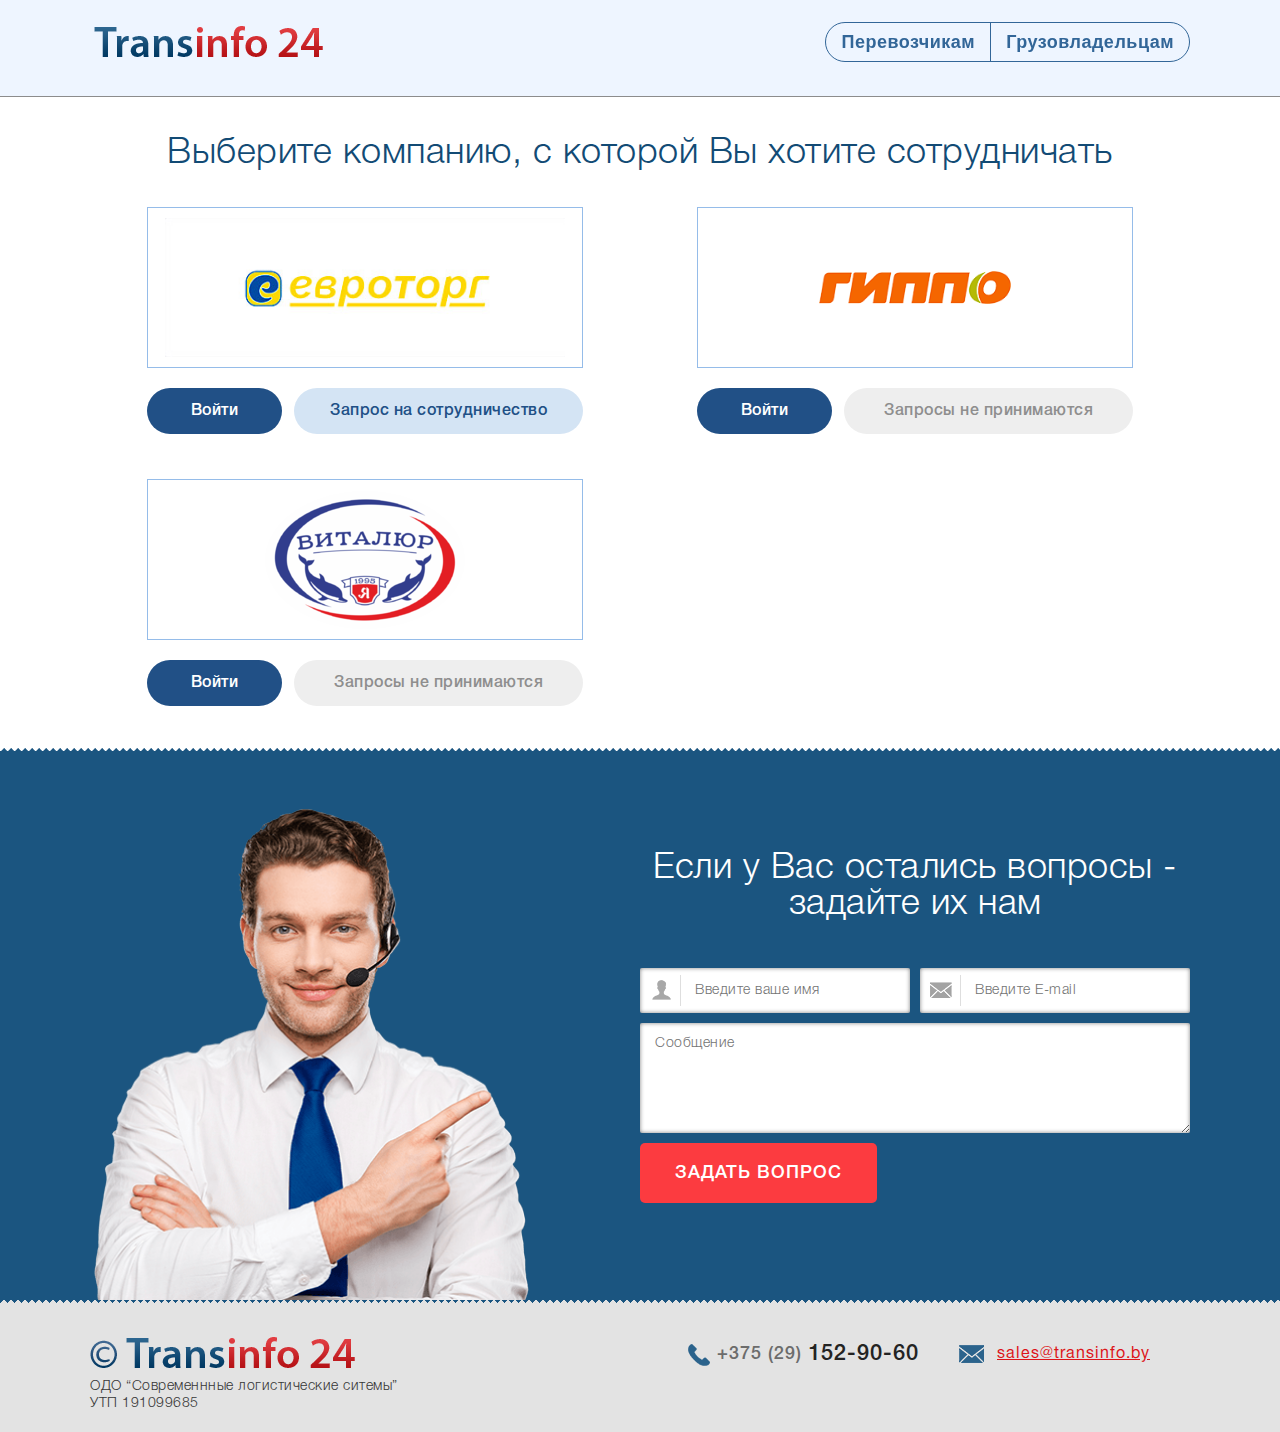
<file: page_choise.html>
<!DOCTYPE html>
<html lang="ru">
<head>
	<meta charset="UTF-8">

	<meta name="robots" content="noindex, nofollow"/>

	
	<title>Transinfo 24</title>
	<meta name="viewport" content="width=device-width, user-scalable=yes, initial-scale=1" />	
	<!-- Fonts -->
	<link rel="preconnect" href="https://fonts.googleapis.com">
	<link rel="preconnect" href="https://fonts.gstatic.com" crossorigin>
	<link href="https://fonts.googleapis.com/css2?family=Raleway:wght@600;700;800&display=swap" rel="stylesheet">

	<link rel='stylesheet' href='css/fontello.css?ver=4.3.0'  media='all' />


	<link rel="stylesheet" href="css/style.css" type="text/css">
	<script src="js/jquery.min.js"></script>
	<script src="js/jquery.validate.min.js"></script>
	<script src="js/main.js"></script>	

	<!-- Widget button livechat-->
	<script>
        (function(w,d,u){
            var s=d.createElement('script');s.async=true;s.src=u+'?'+(Date.now()/60000|0);
            var h=d.getElementsByTagName('script')[0];h.parentNode.insertBefore(s,h);
        })(window,document,'https://cdn.bitrix24.by/b9559941/crm/site_button/loader_1_szyypf.js');
    </script>

    
</head>

<body class="page-choise">

<!-- Google Tag Manager (noscript) -->
<noscript><iframe src="https://www.googletagmanager.com/ns.html?id=GTM-NX5MGJ5"
height="0" width="0" style="display:none;visibility:hidden"></iframe></noscript>
<!-- End Google Tag Manager (noscript) -->

	<div class="page__wrap" id="pageWrap">
		<div class="header">
			<div class="page__inner">
				<div class="header__info">
					<a href="index.html" class="header_logo">
						<img src="css/img/logo.png">
					</a>
					<div class="header_switch">
						<a class="header_link header_link__active header_link__choise" href="carriers.html">Перевозчикам</a>
						<a class="header_link header_link__active" href="index.html">Грузовладельцам</a>
					</div>										
				</div>
			</div>
		</div>

		<div class="header_spacer"></div>
		<div class="exchange-block">
			<div class="page__inner">
				<div class="block-titling">Выберите компанию, с которой Вы хотите сотрудничать</div>
				<div class="exchange-inner">

					<div class="exchange-item">
						<div class="item-inner">
							<div class="item-img"><a href="http://eurotorg.transinfo.by/" target="_blank"><img src="css/img/company3.jpg"></a></div>
							<div class="item-btns">
								<a class="s-btn" href="http://eurotorg.transinfo.by/" target="_blank">Войти</a>
								<a class="s-btn blue-clr overlayOpen" href="#" data-overlay="formExchange">Запрос на сотрудничество</a>
								<div class="to-company" style="display: none">et</div>
							</div>
						</div>
					</div>

					<div class="exchange-item">
						<div class="item-inner">
							<div class="item-img"><a href="http://gippo.transinfo.by/" target="_blank"><img src="css/img/company_gippo.png"></a>
							</div>
							<div class="item-btns">
								<a class="s-btn" href="http://gippo.transinfo.by/login" target="_blank">Войти</a>
								<!-- <a class="s-btn blue-clr overlayOpen" href="#" data-overlay="formExchange">Запрос на сотрудничество</a> -->
								<p class="s-btn blue-clr g-btn-inactive">Запросы не принимаются</p>
								<div class="to-company" style="display: none">vitalur</div>
							</div>
						</div>
					</div>

					<div class="exchange-item">
						<div class="item-inner">
							<div class="item-img"><a href="http://vitalur.transinfo.by/" target="_blank"><img src="css/img/company_vitalur.png"></a>
							</div>
							<div class="item-btns">
								<a class="s-btn" href="http://vitalur.transinfo.by/" target="_blank">Войти</a>
								<!-- <a class="s-btn blue-clr overlayOpen" href="#" data-overlay="formExchange">Запрос на сотрудничество</a> -->
								<p class="s-btn blue-clr g-btn-inactive">Запросы не принимаются</p>
								<div class="to-company" style="display: none">vitalur</div>
							</div>
						</div>
					</div>					

					<!-- <div class="exchange-item">
						<div class="item-inner">
							<div class="item-img"><a href="http://fruitreal.transinfo.by/login" target="_blank"><img src="css/img/company_fruitreal.jpeg"></a>
							</div>
							<div class="item-btns">
								<a class="s-btn" href="http://fruitreal.transinfo.by/login" target="_blank">Войти</a>
								<a class="s-btn blue-clr overlayOpen" href="#" data-overlay="formExchange">Запрос на сотрудничество</a>
								<div class="to-company" style="display: none">fruitreal</div>
							</div>
						</div>
					</div> -->

					<!--<div class="exchange-item">
						<div class="item-inner">
							<div class="item-img"><a href="http://khimvolokno.transinfo.by/" target="_blank"><img src="http://transinfo24.by/css/img/company4.jpg"></div>
							<div class="item-btns">
								<a class="s-btn" href="http://khimvolokno.transinfo.by/" target="_blank">Войти</a>
								<p class="s-btn blue-clr" style="width: 436px;margin: 0px;">Временно приостановлено</p>
								<div class="to-company" style="display: none">khimvolokno</div>
							</div>
						</div>
					</div>-->

					<div class="clear"></div>
				</div>
			</div>
		</div>



		<div class="contact-form">	
			<div class="page__inner">	
				<div class="contact-form__wrap">
					<div class="contact-form__img">
						<img src="css/img/contact-form-img.png" alt="">
					</div>
					<div class="contact-form__content">				
						<form id="feedback_form">
							<div class="block-titling">Если у Вас остались вопросы - задайте их нам</div>
							<div class="contact_inner">
								<div class="contact-form_col">
									<div class="col-item item-email">
										<input type="text" name="name" placeholder="Введите ваше имя">
									</div>
									<div class="col-item item-name">
										<input type="text" name="email" placeholder="Введите E-mail">
									</div>
								</div>
								<div class="contact-form_col">
									<textarea name="msg" placeholder="Сообщение"></textarea>
								</div>
								<input type="hidden" name="action" value="transinfo24Question">
								<div class="contact-form_btn">
									<button class="btn" type="submit">Задать вопрос</button>
								</div>
								<div class="clear"></div>
							</div>
						</form>
						<script type="text/javascript">
							$(document).ready(function() {

								$("#feedback_form").validate({
									rules: {
										name: "required",
										email: {
											required: true,
											email: true
										},
										msg: "required"
									},
									messages: {
										name: "Пожалуйста, введите ваше имя",
										email: "Пожалуйста, введите ваш email",
										msg: "Пожалуйста, введите сообщение"
									},
									submitHandler: function(form) {
										var formValue = $(form).serialize();
										/* передача данных формы через ajax
										 */
										$.ajax({
											type: 'GET',
											url: 'https://www.transinfo.by/contacts',
											data: formValue,
											dataType: 'json',
											beforeSend: function () {
												$(form).find(".btn").prop("disabled", true);
											},
											success: function(data) {
												if (data.success == "true") {
													olAction.overlayOpen("formSuccessQuestion");
													$(form).get(0).reset();
												}
											},
											complete: function () {
												$(form).find(".btn").prop("disabled", false);
											}
										});
									}
								});
							});
						</script>				
					</div>
				</div>					
			</div>		
		</div>

		<div class="footer">
			<div class="page__inner">
				<a href="index.html" class="footer_logo">
					<i></i><img src="css/img/logo.png">
				</a>
				<a class="footer_email" href="mailto:sales@transinfo.by"><i></i>sales@transinfo.by</a>
				<p class="footer_phone"><i></i>+375 (29) <b>152-90-60</b></p>
				<div class="clear"></div>
				<p class="footer_copyright">
					ОДО “Современнные логистические ситемы”<br>
					УТП 191099685
				</p>
			</div>
		</div>
	</div>

	<div class="overlay_fog" id="overlayFog"></div>	

	<div class="overlay_container">
		<div class="overlay_wrap" id="formExchange">
			<span class="overlay_close"></span>
			<div class="overlay_form exchange-request">
				<form id="exchange_form">
					<div class="overlay_form-titling">Заполните форму для отправки запроса на сотрудничество</div>
					<div class="overlay_form_inner">
						<div class="overlay_form_col">
							<div class="col-item">
								<input type="text" name="name" placeholder="Введите ваше имя">
							</div>
							<div class="col-item">
								<input type="text" name="title" placeholder="Название">
							</div>
							<div class="col-item">
								<input type="text" name="unn" placeholder="УНН">
							</div>
							<div class="col-item">
								<input type="text" name="phone" placeholder="Телефон">
							</div>
							<div class="col-item">
								<input type="text" name="email" placeholder="E-mail">
							</div>
							<input type="hidden" name="toCompany" value="">
						</div>
						<div class="overlay_form_col">
							<div class="col-item">
								<textarea name="autopark" placeholder="Данные о вашем автопарке"></textarea>
							</div>
							<div class="col-item">
								<textarea name="directions" placeholder="Данные о направлениях перевозок"></textarea>
							</div>
						</div>
						<input type="hidden" name="action" value="cooperateWithExchange">
						<div class="clear"></div>
						<div class="overlay_form_btn">
							<button class="btn" type="submit">Отправить</button>
							<button class="btn btn-close" type="submit">Отмена</button>
						</div>
						<div class="clear"></div>
					</div>
				</form>

				<script type="text/javascript">
					$(document).ready(function() {
						$("div.exchange-item").find("a.overlayOpen").on("click", function () {
							var toCompany = $( this ).siblings(".to-company").text();
							$("#exchange_form").find("input[name='toCompany']").val(toCompany);

							return false;
						});

						$("#exchange_form").validate({

							rules: {
								name: "required",
								title: "required",
								unn: "required",
								phone: "required",
								email: {
									required: true,
									email: true
								},
								autopark: "required",
								directions: "required"
							},

							messages: {
								name: "Пожалуйста, введите Ваше имя",
								title: "Пожалуйста, введите название",
								unn: "Пожалуйста, введите УНН",
								phone: "Пожалуйста, введите Ваш телефон",
								email: "Пожалуйста, введите Ваш email",
								autopark: "Пожалуйста, введите данные о Вашем автопарке",
								directions: "Пожалуйста, введите данные о направлениях перевозок"
							},

							submitHandler: function(form) {
						        var formValue = $(form).serialize();

						        /* передача данных формы через ajax

						        */
						        $.ajax({
						            type: 'GET',
						            url: 'https://www.transinfo.by/contacts',
						            data: formValue,
									dataType: 'json',
									beforeSend: function () {
										$(form).find(".btn").prop("disabled", true);
									},
						            success: function(data) {
										if (data.success == "true") {
											olAction.overlayOpen("formSuccess");
										}
						            },
									complete: function () {
										$(form).find(".btn").prop("disabled", false);
									}
						        });
							}
						});
					});
				</script>
			</div>
		</div>


		<div class="overlay_wrap" id="formSuccess">
			<span class="overlay_close"></span>
			<div class="success_message">
				Спасибо. Ваш запрос отправлен.<br>По результатам его рассмотрения с Вами свяжутся
			</div>
		</div>

		<div class="overlay_wrap" id="formSuccessQuestion">
			<span class="overlay_close"></span>
			<div class="success_message">
				Спасибо. Ваш вопрос отправлен.<br>С Вами свяжутся в ближайшее время.
			</div>
		</div>
	</div>	

</body>

</html>
</file>
<file: css/fontello.css>
@font-face {
    font-family: 'fontello';
    src: url('fonts/fontello.eot');
    src: url('fonts/fontello.eot?#iefix') format('embedded-opentype'),
        url('fonts/fontello.woff2') format('woff2'),
        url('fonts/fontello.woff') format('woff'),
        url('fonts/fontello.ttf') format('truetype'),
        url('fonts/fontello.svg#fontello') format('svg');
    font-weight: normal;
    font-style: normal;
    
}
/* Chrome hack: SVG is rendered more smooth in Windozze. 100% magic, uncomment if you need it. */
/* Note, that will break hinting! In other OS-es font will be not as sharp as it could be */
/*
@media screen and (-webkit-min-device-pixel-ratio:0) {
  @font-face {
    font-family: 'fontello';
    src: url('font/fontello.svg#fontello') format('svg');
  }
}
*/
 
 [class^="icon-"]:before, [class*=" icon-"]:before {
  font-family: "fontello";
  font-style: normal;
  font-weight: normal;
  speak: none;
 
  display: inline-block;
  text-decoration: inherit;
  text-align: center;
  /* opacity: .8; */
 
  /* For safety - reset parent styles, that can break glyph codes*/
  font-variant: normal;
  text-transform: none;
 
  /* fix buttons height, for twitter bootstrap */
 
  /* Animation center compensation - margins should be symmetric */
  /* remove if not needed */
 
  /* you can be more comfortable with increased icons size */
  /* font-size: 120%; */
 
  /* Font smoothing. That was taken from TWBS */
  -webkit-font-smoothing: antialiased;
  -moz-osx-font-smoothing: grayscale;
 
  /* Uncomment for 3D effect */
  /* text-shadow: 1px 1px 1px rgba(127, 127, 127, 0.3); */
}
.icon-24h:before { content: '\e800'; } 
.icon-air-ship1:before { content: '\e801'; } 
.icon-air-ship2:before { content: '\e802'; } 
.icon-airplane-2:before { content: '\e803'; } 
.icon-airplane:before { content: '\e804'; } 
.icon-baloon-1:before { content: '\e805'; } 
.icon-baloon-2:before { content: '\e806'; }
.icon-bus-1:before { content: '\e807'; } 
.icon-bus-2:before { content: '\e808'; } 
.icon-bycicle-1:before { content: '\e809'; } 
.icon-car-2:before { content: '\e80a'; } 
.icon-car-3:before { content: '\e80b'; } 
.icon-car-4:before { content: '\e80c'; } 
.icon-car1:before { content: '\e80d'; } 
.icon-check-code:before { content: '\e80e'; }
.icon-cyde:before { content: '\e80f'; } 
.icon-helicopter-1:before { content: '\e810'; } 
.icon-helicopter-2:before { content: '\e811'; } 
.icon-lists:before { content: '\e812'; } 
.icon-logistic:before { content: '\e813'; } 
.icon-planes:before { content: '\e814'; } 
.icon-scooter-2:before { content: '\e815'; } 
.icon-scopter-1:before { content: '\e816'; } 
.icon-ship-1:before { content: '\e817'; } 
.icon-ship-2:before { content: '\e818'; } 
.icon-ship-3:before { content: '\e819'; } 
.icon-ship-5:before { content: '\e81a'; } 
.icon-ship:before { content: '\e81b'; } 
.icon-shipper:before { content: '\e81c'; } 
.icon-shipping:before { content: '\e81d'; } 
.icon-train-1:before { content: '\e81e'; } 
.icon-train-2:before { content: '\e81f'; } 
.icon-transport:before { content: '\e820'; }
.icon-truck-1:before { content: '\e821'; } 
.icon-truck-2:before { content: '\e822'; } 
.icon-truck-3:before { content: '\e823'; } 
.icon-truck-4:before { content: '\e824'; } 
.icon-truck:before { content: '\e825'; } 
.icon-warehouse:before { content: '\e826'; } 
.icon-world:before { content: '\e827'; }
</file>
<file: css/style.css>
@font-face {
    font-family: "helveticaRoman";
    src: url("fonts/helveticaneuecyr-roman.eot");
    src: url("fonts/helveticaneuecyr-roman.eot?#iefix")format("embedded-opentype"),
    url("fonts/helveticaneuecyr-roman.woff") format("woff"),
    url("fonts/helveticaneuecyr-roman.ttf") format("truetype");
    font-style: normal;
    font-weight: normal;
}
@font-face {
    font-family: "helveticaMedium";
    src: url("fonts/helveticaneuecyr-medium.eot");
    src: url("fonts/helveticaneuecyr-medium.eot?#iefix")format("embedded-opentype"),
    url("fonts/helveticaneuecyr-medium.woff") format("woff"),
    url("fonts/helveticaneuecyr-medium.ttf") format("truetype");
    font-style: normal;
    font-weight: 300;
}
@font-face {
    font-family: "helveticaLight";
    src: url("fonts/helveticaneuecyr-light.eot");
    src: url("fonts/helveticaneuecyr-light.eot?#iefix")format("embedded-opentype"),
    url("fonts/helveticaneuecyr-light.woff") format("woff"),
    url("fonts/helveticaneuecyr-light.ttf") format("truetype");
    font-style: normal;
    font-weight: 300;
}

html { height: 100%; padding: 0; margin: 0; }
body {
    height: 100%;
    min-width: 1180px;
    font: normal 18px/24px 'helveticaneuecyr-light', Arial, sans-serif;
    color: #323232;
    background: #fff;
    padding: 0;
    margin: 0;
    letter-spacing: 0.5px;
}
ol, ul { list-style: none; }
table { border-collapse: separate; border-spacing: 0; }
caption, th, td { text-align: left; font-weight: normal; }
blockquote:before, blockquote:after,
q:before, q:after { content: ""; }
blockquote, q { quotes: "" ""; }
a { text-decoration: none; color: #00a76d; }
a:hover { text-decoration: underline; }
a, a:hover, a:active, a:focus, button, button:hover, button:active, button:focus, 
input, input:hover, input:active, input:focus, textarea, textarea:hover, textarea:active, textarea:focus,
select, select:hover, select:active, select:focus {    
    outline: none;
}
b { font-weight: normal; }
p { margin: 0; padding: 0; }
sup { vertical-align: top; }
h1, h2, h3, h4 { font-weight: normal; }
.clear { height: 0px; clear: both; }
.clear5 { height: 5px; clear: both; }
.clear10 { height: 10px; clear: both; }
.clear15 { height: 15px; clear: both; }
.clear20 { height: 20px; clear: both; }
.clear30 { height: 30px; clear: both; }
.clear40 { height: 40px; clear: both; }
.hidden { display: none; }
* {
  -webkit-box-sizing: border-box;
  -moz-box-sizing: border-box;
  box-sizing: border-box;
}
*:before,
*:after {
  -webkit-box-sizing: border-box;
  -moz-box-sizing: border-box;
  box-sizing: border-box;
}
::-webkit-input-placeholder {color:#737373; text-overflow:ellipsis;}
::-moz-placeholder          {color:#737373; text-overflow:ellipsis;}
:-moz-placeholder           {color:#737373; text-overflow:ellipsis;}
:-ms-input-placeholder      {color:#737373; text-overflow:ellipsis;}
img { border: none; }
button { outline: none; }
input[type="text"],
input[type="password"],
input[type="email"],
textarea,
select {
    width: 100%;
    height: 45px;
    padding: 0 0 0 15px;
    font: 14px/45px "helveticaLight", Arial;
    color: #555;
    background: #fff;
    border: none;
    box-shadow: inset 0 0 4px rgba(0,0,0,0.5);
    border-radius: 2px;
    letter-spacing: 0.5px;
}
input[type="text"]:focus,
input[type="password"]:focus,
input[type="email"]:focus,
textarea:focus,
select:focus { outline: none; }
input[type="text"]:hover,
input[type="password"]:hover,
input[type="email"]:hover,
textarea:hover,
select:hover { outline: none; }
input[type="submit"]:focus { outline: none; }
input[type="text"].error,
input[type="password"].error,
input[type="email"].error,
textarea.error,
select.error {
    box-shadow: 0 0 18px #fc3b40, 0 0 1px #fc3b40;
}
textarea {
    width: 100%;
    min-height: 110px;
    padding: 10px 15px;
    font: 14px/22px "helveticaLight", Arial;
    color: #555;
    resize: vertical;
    vertical-align: top;    
    background: #fff;
    border: none;
    box-shadow: inset 0 0 4px rgba(0,0,0,0.5);
    border-radius: 2px;
    letter-spacing: 0.5px;
}
.btn {
    display: block;
    height: 60px;
    background: #fc3b40;
    border: none;    
    border-radius: 5px;
    padding: 0 35px;
    font: 18px/60px "helveticaMedium", Arial;
    color: #fff;
    cursor: pointer;
    text-transform: uppercase;
    letter-spacing: 1px;
}
.btn span {
    display: block;
    font-size: 16px;
    text-transform: none;
}
.btn:hover {
    text-decoration: none;
}

.disable-btn {
    display: none;
}

.page__wrap {
    min-height: 100%;
    margin: 0 auto;
    overflow: hidden;
}
.page__inner {
    position: relative;
    max-width: 1100px;
    margin: 0 auto;    
}
.header {
    position: fixed;
    top: 0px;
    left: 0px;
    right: 0px;
    min-width: 1200px;
    height: 96px;
    z-index: 10;
    padding-top: 22px;
    background: #eef5ff;
    box-shadow: 0 1px 0px rgba(0,0,0,0.45);
    z-index: 50;
}
.header_spacer {
    height: 96px;
}
.header__info {
    display: flex;
    justify-content: space-between;
    align-items: center;
}
.header_logo {
    float: left;    
}
.header_logo img {
    max-width: 100%;
    vertical-align: top;
}

.header_login {    
    position: relative;
    height: 42px;
    font: 16px/41px "helveticaRoman", Arial;
    font-weight: bold;
    color: #fff;    
    padding: 0 30px;    
    letter-spacing: 1px;
    background: #dd151a;   
    border-radius: 5px;
}
.header_login i {
    position: absolute;
    left: 11px;
    top: 9px;
    width: 20px;
    height: 20px;
    background: url(img/icon-sprite.png) -1px -81px no-repeat;
}

.header_switch {
    display: flex;    
    border: 1px solid #326698; 
    border-radius: 100px;
}

.header_link {
    display: block;
    color: #326698;
    font-weight: bold;    
    padding: 7px 15px;  
    border-radius: 100px;     
}

.header_link__inactive {
    background: #326698;
    color: #eef5ff; 
    box-shadow: 0 2px 5px -1px rgb(0 0 0 / 30%);
}

.header_link__choise {
    border-right: 1px solid #326698;
    border-radius: 0px;
}

.header_email {    
    position: relative;
    font: 16px/18px "helveticaRoman", Arial;
    color: #dd151a;
    margin: 12px 40px 0 0;
    padding-left: 38px;
    text-decoration: underline;
    letter-spacing: 1px;
}
.header_email:hover {
    text-decoration: none;
}
.header_email i {
    position: absolute;
    left: 0;
    top: 0;
    width: 25px;
    height: 18px;
    background: url(img/icon-sprite.png) -1px -41px no-repeat;
}
.header_phone {    
    position: relative;
    font: 18px/23px "helveticaMedium", Arial;
    color: #6c6c6c;
    margin: 0px 40px 0 0;
    padding-left: 30px;
    text-decoration: none;
    letter-spacing: 1px;
}
.header_phone:hover {
    text-decoration: none;
}
.header_phone b {
    font-weight: normal;
    color: #232323;
    font-size: 22px;
    vertical-align: top;
}
.header_phone i {
    position: absolute;
    left: 0;
    top: 0;
    width: 23px;
    height: 23px;
    background: url(img/icon-sprite.png) 0px 0px no-repeat;
}

.main-visual {    
    padding: 100px 0;
    background: linear-gradient(57.79deg, rgb(0 0 0 / 74%) 27.19%, rgb(0 0 0 / 74%) 81.02%),
                url(img/bg1.jpg) no-repeat center center / cover;    
}

.main-visual-auto {
    background: url(img/bg2.jpg) no-repeat center center / cover; 
}

.visual {
    display: flex;
    align-items: center;
}

.visual_left {    
    width: 55%;
    padding-right: 20px;
}
.visual_right {    
    width: 45%;
    padding-left: 20px;
}
.visual_title {
    font: 36px/42px "helveticaMedium", Arial;
    color: #fff;
    text-shadow: 0 2px 3px rgb(0 0 0 / 10%);    
    text-transform: uppercase;
    margin: 0px 0 40px;
    letter-spacing: 0.5px;
}
.visual_offer {    
    color: #fff;       
    margin: 0 auto 30px auto;
    font-size: 16px;
    text-shadow: 0 2px 3px rgb(0 0 0 / 10%);
    letter-spacing: 0.8px;
    line-height: 1.4;
}

.visual-block_btn-group {
    display: flex;
}

.visual-block_btn {
    display: flex;
    align-items: center;
    justify-content: center;
    width: 250px;
    height: auto;
    margin: 20px 10px 0 0;
    text-align: center;
    padding: 19px 13px 17px;
    line-height: 20px;
    font-size: 16px;      
    letter-spacing: 0.5px;
    transition: all 100ms ease-out;  
}

.visual-block_btn:first-child:hover {
    background: #ed2a2f;
}

.visual-block_btn:nth-child(2):hover {
    background: #e3e1e1;
}

.visual-block_btn:active {
    box-shadow: inset 0 3px 5px rgb(0 0 0 / 13%);
}

.visual-block_btn:nth-child(2) {
    background: #fff;
    color: #242222;
    margin-right: 0;
}

.visual-right_item {
    position: relative;
    height: 103px;
    padding: 0 10px 0 115px;
    margin-bottom: 10px;
    background: rgba(20, 77, 119, 0.8);
    font: 16px/19px "helveticaMedium", Arial;
    color: #fff;    
    letter-spacing: 1px;
    border-radius: 5px;
}
.visual-right_item:last-child {
    margin-bottom: 0;
}
.visual-right_item i {
    position: absolute;
    left: 17px;
    top: 15px;
    width: 90px;
    height: 73px;
    background: url(img/big-icons-sprite.png) 0 0 no-repeat;
}
.visual-right_item .visual-item_img1 {
    background-position: 0px 15px;
}
.visual-right_item .visual-item_img2 {
    background-position: 3px -90px;
}
.visual-right_item .visual-item_img3 {
    background-position: 5px -200px;
}
.visual-right_item .visual-item_img4 {
    background-position: 5px -302px;
}
.visual-right_item .visual-item_img5 {
    background-position: 5px -405px;
}
.visual-right_item .visual-item_img6 {
    background-position: 5px -495px;
}
.visual-right_item>div {
    display: table;
    width: 100%;
    height: 100%;
    vertical-align: middle;
}
.visual-right_item div p {
    display: table-cell;
    vertical-align: middle;
}

.opportunities {
    display: flex;
    justify-content: space-between;
    font: 18px/24px "helveticaLight",Arial;    
}
.opportunities__wrap {
    width: 48%;
}

.opportunities__title {
    font-size: 20px;
    font-weight: 800;
    margin-bottom: 30px;
    text-transform: uppercase;
    font-family: Raleway;
    letter-spacing: 0.005em;
}
.opportunities ul {
    margin: 0;
    padding: 0;
}
.opportunities__item {
    position: relative;
    display: flex;
    align-items: center;
    height: 58px;
    border: 1px solid #ddd;
    border-radius: 3px;
    padding-left: 66px;
    margin-bottom: 6px;
    line-height: 22px;
    letter-spacing: 0.005em;
    padding-right: 5px; 
    font-family: Raleway;
    font-weight: 600;
    font-size: 16px;
    -webkit-transition: all 0.2s ease-in-out 0s;
    transition: all 0.2s ease-in-out 0s;
}


.opportunities__item::before {
    content: '';
    display: block;
    width: 56px;
    height: 100%;
    background: #eee url(img/arrow-right-solid.svg) no-repeat center center;
    background-size: 21%;
    position: absolute;
    left: 0px;
    top: 0px;    
    -webkit-transition: all 0.2s ease-in-out 0s;
    transition: all 0.2s ease-in-out 0s;
}

.opportunities__item:hover {
    border-color: #326698;
}

.opportunities__item:hover::before {
    background: #326698 url(img/arrow-right-solid-white.svg) no-repeat center center;
    background-size: 21%;
}

.block-wrap {
    padding: 30px 0 100px 0;
}
.block-titling {
    font: 36px/36px "helveticaLight", Arial;
    color: #124b75;
    margin: 0 0 20px;
    text-align: center;
    letter-spacing: 0.5px;
}
.block-wrap .block-titling {
    margin: 0 0 100px;
}
.screen-block {
    margin: 0 0 70px;
}
.screen_img {
    float: right;
    overflow: hidden;
    margin-left: 50px;
}
.screen_img img {
    vertical-align: top;
    max-width: 100%;
}
.screen_text {
    overflow: hidden;
    height: 307px;
    display: table;
    vertical-align: middle;
    font: 18px/24px "helveticaLight", Arial;
    color: #323232;
    letter-spacing: 0.5px;
}
.screen_text>div {
    display: table-cell;
    vertical-align: middle;
}
.screen_text h4 {
    font-size: 24px;
    font-family: "helveticaRoman";
    color: #124b75;
    margin: 0 0 30px;
    letter-spacing: 1px;
}
.screen_text p {
    margin: 24px 0 0;
}
.left-screen .screen_img {
    float: left;
    margin: 0 50px 0 0;
}

.screen-btn {
    width: 250px;
    font-size: 16px;
    color: #326698;
    text-align: center;    
    text-transform: none;
    background: #fff;
    border: 1px solid #326698;    
    margin: 0 auto 50px;
}

.more-screens {
    display: none;
}


.benefits-block {
    padding: 0 0 80px 0;
}

.benefits-block h2 {
    margin-bottom: 70px;
}

.benefits {
    margin: 0;
    padding: 0;
    display: flex;
    flex-wrap: wrap;
    justify-content: center;
}

.benefits__item {
    width: 450px;
    position: relative;
    background: #fff;    
    border: 1px solid #eee;
    box-shadow: #e6e6e6 0px 0px 11px 1px;
    padding: 28px 20px 27px 108px;    
    /*margin: 0 15px 30px;  */
    margin-bottom: 30px;  
}

.benefits__item:nth-child(odd) {
    margin-right: 30px;
}

.benefits__item:hover .benefit__icon {
    background: #326698;
}

.benefits__item:hover .benefit__icon i {
    color: #fff;
}

.benefits__item:hover .benefit__name {
    color: #326698;
}

.benefit__icon {
    width: 65px;
    height: 65px;
    position: absolute;
    left: 22px;
    top: 21px;
    text-align: center;
    border-radius: 50%;
    background: #eee;
    padding-top: 20px;
    -webkit-transition: all 0.3s ease-in-out 0s;
    transition: all 0.3s ease-in-out 0s;
}

.benefit__icon i {
    color: #326698;
    font-size: 30px;
    -webkit-transition: all 0.3s ease-in-out 0s;
    transition: all 0.3s ease-in-out 0s;
}

.benefit__name {
    font-family: Raleway;
    font-weight: 800;
    line-height: 25px;  
    font-size: 16px;
    color: #333333;      
    text-transform: uppercase;
    margin-top: 0;
    margin-bottom: 13px;
    -webkit-transition: all 0.3s ease-in-out 0s;
    transition: all 0.3s ease-in-out 0s;
}

.benefit__description {
    font-family: Raleway;
    font-weight: 500;  
    line-height: 24px;
    font-size: 15px;
    color: #888888;
}

.statistics-block {
    background: #1b5580;
    background: #333;
    color: #fff;
    padding: 70px 0 50px 0;
}

.statistics {
    display: flex;
}
.statistics__item {
    width: 25%;
    text-align: center;
    padding: 0 15px;
}

.statistics__icon {
    display: block;
    margin-bottom: 12px;
    font-size: 20px;
    font-size: 18px;
}
.statistics__icon svg {    
    fill: #2274c2;
}

.statistics__digits {
    font-size: 35px;
    font-weight: 700;
    line-height: 42px;    
    margin-bottom: 17px;
    font-family: 'Raleway', sans-serif;
}

.statistics-block h4 {
    font-size: 15px;
    font-weight: 700;    
    text-transform: uppercase;
    margin: 10px 0;
    color: #ddd;
    letter-spacing: 0.005em;
    font-family: 'Raleway', sans-serif;
    line-height: 20px;
}

.reasons-block {}
.reasons {
    display: flex;
}
.reasons__item {    
    display: flex;
    flex-direction: column;
    align-items: center;
    text-align: center;
    width: 33.333%;
    padding: 0 10px;
}
.reasons__icon {
    width: 140px;
    height: 140px;
    line-height: 140px;
    font-size: 40px;
    background: #eee;
    border-radius: 50%;
    display: flex;
    justify-content: center;
    align-items: center;
    transition: all 0.3s ease-in-out 0s;
}

.reasons__icon svg {
    transition: all 0.3s ease-in-out 0s;
}

.reasons-block h4 {
    font-family: Raleway;
    font-size: 16px;
    font-weight: 800; 
    line-height: 18px;
    text-transform: uppercase;
    color: #326698;
    margin: 30px 0;        
}

.reasons__text {
    font-family: Raleway;
    line-height: 24px;
    font-weight: 500;    
    color: #888888;
    font-size: 15px;
}

.reasons__item:hover .reasons__icon {
    background: #326698;
}

.reasons__item:hover .reasons__icon svg {
    fill: #fff;
}

.services__text {
    font-family: Raleway;
    font-size: 16px;
    font-weight: 800;
    line-height: 18px;
    text-transform: uppercase;
    color: #326698;
    margin: 100px 0 0 0;
    text-align: center;
}

.services__list {
    display: flex;  
    justify-content: space-between;  
    margin-top: 50px;
}

ul.d-orange_list {
    padding: 0;
    margin: 0;
    list-style: none;
    width: 31%;
}

ul.d-orange_list li {
    position: relative;
    display: block;
    margin-top: 12px;
    padding-left: 20px;    
    font: 14px/18px Raleway;
    font-weight: 700;
    color: #313131;
}

ul.d-orange_list li:before {
    content:'';
    display: block;
    width: 10px;
    height: 10px;
    border-radius: 50%;
    background: #326698;
    position: absolute;
    top: 2px;
    left: 0;
}

.reviews_block { padding: 150px 0 80px; }
.reviews_block h2 {padding: 0px; margin-bottom: 60px }
.reviews {display: flex;justify-content: space-between; flex-wrap: wrap;}
.reviews_block .review_item {width: 430px; height: 315px; margin: 0 30px 30px; }
.reviews_block .review_item .review_text {
    height: 190px; padding: 15px 20px 0; border: 1px solid #cdcdcd; border-bottom-color: #adadad; background: #fff; position: relative;
    font: 14px/22px Verdana, Tahoma; color: #214d6e;
    -webkit-border-radius: 5px; -moz-border-radius: 5px; border-radius: 5px;
    -webkit-box-shadow: 0 7px 13px rgba(0,0,0,0.2); -moz-box-shadow: 0 7px 13px rgba(0,0,0,0.2); box-shadow: 0 7px 13px rgba(0,0,0,0.2);
    letter-spacing: initial;
}
.reviews_block .review_item .review_text i {
    position: absolute; right: 90px; bottom: -18px;
    width: 20px; height: 18px; background: url(../css/img/review-arrow.png) center center no-repeat;
}
.reviews_block .review_item .quote-icon { float: left; width: 45px; height: 30px; margin-top: 7px; background: url(../css/img/action_cuote.png) left top no-repeat; }
.reviews_block .review_author { margin-top: 20px; }
.reviews_block .review_author-img { float: right; width: 108px; height: 108px; }
.reviews_block .review_author-img img {width: 100%;height: auto;}
.reviews_block .review_author-info { overflow: hidden; font: 14px/20px Verdana, Tahoma; color: #292929; padding: 28px 30px 0 0; text-align: right; }
.reviews_block .review_author-info .author-name { font: 22px/20px "helveticaLight", Verdana; color: #0f5080; margin-bottom: 3px; }


.start-block { padding: 50px 0 150px; }
.start-btn {margin: 0px auto;width: 350px;}


.contact-form {    
    position: relative;
    background: #1b5580;
    padding: 100px 0 0px;
}
.contact-form:before {
    content: "";
    position: absolute;
    left: 0px;
    right: 0px;
    top: -3px;
    height: 3px;
    background: url(img/blue-top-arrows.png) repeat-x;
}
.contact-form__wrap {
    display: flex;
}
.contact-form__content,.contact-form__img {width: 50%;}
.contact-form__img {
    position: relative;
    display: flex;    
    align-items: end;    
}
.contact-form__img img {
    position: absolute;
    height: 110%;
    width: auto;
}
.contact-form__content {
    margin-bottom: 100px;
}
.contact_inner {
    margin: 45px 0 0;
}
.contact-form .block-titling {
    color: #fff;
}
.contact-form_col {
    position: relative;
    display: flex;
    width: 100%;
    margin: 0 0px 10px 0;
}
.contact-form_col label {
    position: absolute;
    bottom: -3px;
    left: 5px;
    width: 100%;
    font: 12px/20px "helveticaRoman";
    color: #fc3b40;
}
.contact-form_col .col-item {
    position: relative;
    width: 50%;    
}
.contact-form_col .col-item:first-child {
    margin-right: 10px;
}

.contact-form_col .col-item.item-name:before {
    content: "";
    position: absolute;
    left: 10px;
    top: 7px;
    bottom: 7px;
    width: 31px;
    border-right: 1px solid #dedede;
    background: url(img/icon-sprite.png) -1px -154px no-repeat;
}
.contact-form_col .col-item.item-email:before {
    content: "";
    position: absolute;
    left: 10px;
    top: 7px;
    bottom: 7px;
    width: 31px;
    border-right: 1px solid #dedede;
    background: url(img/icon-sprite.png) 1px -116px no-repeat;
}
.contact-form_col .col-item input {
    padding-left: 55px;
}

.contact-form_btn {
    position: relative;
}
.block-slider {
    margin: 0 0 50px;
}
.block-slider .block-titling, .block-opportunities .block-titling, .reasons-block .block-titling {
    margin: 100px 0;
}
.slider_inner {

}
.slider_nav {
    margin: 0 0 14px;
}
.slider_nav .nav-item {
    position: relative;
    float: left;
    width: 20%;
    height: 160px;
    padding-top: 74px;
    border-right: 1px solid #fff;
    border-left: 1px solid #fff;
    background: #dae7f7;
    font: 18px/22px "helveticaMedium", Arial;
    color: #124b75;
    text-align: center;
    cursor: pointer;
    -webkit-transition: all 0.2s ease-in-out;
    -moz-transition: all 0.2s ease-in-out;
    -o-transition: all 0.2s ease-in-out;
    transition: all 0.2s ease-in-out;
}
.slider_nav .nav-item.active {
    background: #b81418;
    color: #fff;
}
.slider_nav .nav-item.active:after {
    content: "";
    position: absolute;
    width: 0;
    height: 0;
    bottom: -12px;
    left: 50%;
    margin-left: -27px;
    border-style: solid;
    border-width: 12px 27px 0 27px;
    border-color: #b81417 transparent transparent transparent;
}
.slider_nav .nav-item i {
    position: absolute;
    right: -19px;
    top: 10px;
    width: 37px;
    height: 37px;
    background: url(img/icon-sprite.png) -1px -201px no-repeat;
    z-index: 10;
}
.slider_nav .nav-item span {
    position: absolute;
    top: 8px;
    height: 60px;
    left: 80px;
    right: 80px;
    background: url(img/slider-icons-sprite.png) 0 0 no-repeat;
}
.slider_nav .nav-item.item1 span {
    background-position: 0px 0px;
}
.slider_nav .nav-item.item2 span {
    background-position: -220px 0px;
}
.slider_nav .nav-item.item3 span {
    background-position: -443px 0px;
}
.slider_nav .nav-item.item4 span {
    background-position: -662px 0px;
}
.slider_nav .nav-item.item5 span {
    background-position: -884px 0px;
}
.slider_nav .nav-item.item1.active span {
    background-position: 0px -102px;
}
.slider_nav .nav-item.item2.active span {
    background-position: -220px -102px;
}
.slider_nav .nav-item.item3.active span {
    background-position: -443px -102px;
}
.slider_nav .nav-item.item4.active span {
    background-position: -662px -102px;
}
.slider_nav .nav-item.item5.active span {
    background-position: -884px -102px;
}
.slider_nav .nav-item.item1 {
    border-left: none;
}
.slider_nav .nav-item.item5 {
    border-right: none;
}
.slider-item {
    display: none;
}
.slider-item .slider-item_head {
    padding: 18px 50px 25px;
    font: 16px/19px "helveticaRoman", Arial;
    color: #565555;
    text-align: center;
    border-top: 3px solid #b81418;
    background: #eef5ff;
}
.slider-item .slider-item_head h4 {
    font: 24px/24px "helveticaRoman", Arial;
    color: #124b75;
    margin: 0;
}
.slider-item .slider-item_head p {
    max-width: 720px;
    margin: 25px auto 0;
}
.slider-item_img {
    text-align: center;
}
.exchange-block .block-titling {
    margin: 40px 0 35px;
}
.exchange-item {
    float: left;
    width: 50%;
    margin-bottom: 45px;
}
.exchange-item .item-inner {
    width: 436px;
    margin: 0 auto;
}
.exchange-item .item-img {
    border: 1px solid #95bce9;
    text-align: center;
    min-height: 159px;
    overflow: hidden;
}

.exchange-item .item-img a {
    display: flex;
    justify-content: center;
    align-items: center;
    width: 100%;
    min-height: 159px;
}
.exchange-item .item-img img {
    max-height: 139px;
}

.exchange-item .item-btns {
    margin: 20px 0 0;
}
.exchange-item .s-btn {
    display: block;
    float: left;
    height: 46px;
    font: 16px/46px "helveticaMedium", Arial;
    color: #fff;
    text-align: center;
    width: 135px;
    background: #215086;
    border-radius: 46px;
}
.exchange-item .blue-clr {
    margin-left: 12px;
    width: 289px;
    color: #215086;
    background: #d4e4f4;
}

.exchange-item .g-btn-inactive {
    background: #eee;
    color: #8f8e8e;
}

.footer {
    position: relative;
    padding: 30px 0 20px;
    background: #e3e3e3;
}
.footer:before {
    content: "";
    position: absolute;
    left: 0px;
    right: 0px;
    top: -3px;
    height: 3px;
    background: url(img/blue-bot-arrows.png) repeat-x;
}
.footer_logo {
    float: left;
}
.footer_logo img {
    max-width: 100%;
    vertical-align: top;
}
.footer_logo i {
    display: inline-block;
    vertical-align: top;
    width: 28px;
    height: 30px;
    margin: 6px 4px 0 0;
    background: url(img/icon-sprite.png) -1px -260px no-repeat;
}
.footer_copyright {
    font: 14px/17px "helveticaLight", Arial;
    color: #373737;
    margin: 5px 0 0;
    letter-spacing: 0.5px;
}
.footer_email {
    float: right;
    position: relative;
    font: 16px/18px "helveticaRoman", Arial;
    color: #dd151a;
    margin: 12px 40px 0 0;
    padding-left: 38px;
    text-decoration: underline;
    letter-spacing: 1px;
}
.footer_email:hover {
    text-decoration: none;
}
.footer_email i {
    position: absolute;
    left: 0;
    top: 0;
    width: 25px;
    height: 18px;
    background: url(img/icon-sprite.png) -1px -41px no-repeat;
}
.footer_phone {
    float: right;
    position: relative;
    font: 18px/23px "helveticaMedium", Arial;
    color: #6c6c6c;
    margin: 10px 40px 0 0;
    padding-left: 30px;
    text-decoration: none;
    letter-spacing: 1px;
}
.footer_phone:hover {
    text-decoration: none;
}
.footer_phone b {
    font-weight: normal;
    color: #232323;
    font-size: 22px;
    vertical-align: top;
}
.footer_phone i {
    position: absolute;
    left: 0;
    top: 0;
    width: 23px;
    height: 23px;
    background: url(img/icon-sprite.png) 0px 0px no-repeat;
}
.overlay_fog {
    display: none;
    position: fixed;
    left: 0px;
    top: 0px;
    right: 0px;
    bottom: 0px;
    background: rgba(255,255,255,0.8);
    z-index: 1000;
}


.overlay_container {
    display: none;
    position: fixed;
    width: 100%;
    height: 100%;    
    top: 0;
    left: 0;
    overflow: scroll;
    z-index: 2000;
}



.overlay_wrap {
    display: none;
    /*position: fixed;*/
    position: absolute;
    top: 50px;
    left: 50%;
    margin-left: -550px;
    width: 1100px;
    background: #1b5580;
    z-index: 1100;
}
.overlay_wrap:before {
    content: "";
    position: absolute;
    top: -3px;
    left: 0px;
    right: 0px;
    height: 3px;
    background: url(img/blue-top-arrows.png) -3px 0px repeat-x;
}
.overlay_wrap:after {
    content: "";
    position: absolute;
    bottom: -3px;
    left: 0px;
    right: 0px;
    height: 3px;
    background: url(img/blue-bottom-arrows.png) -4px 0px repeat-x;
}
.overlay_form-titling {
    font: 36px/42px "helveticaLight", Arial;
    color: #fff;
    letter-spacing: 2px;
    text-align: center;
    margin: 0 auto;
    max-width: 780px;
}
.overlay_form_inner {
    margin: 50px 0 0;
}
.overlay_form {
    padding: 50px 0 40px;
    max-width: 860px;
    margin: 0 auto;
}
.overlay_close {
    position: absolute;
    top: 12px;
    right: 13px;
    width: 25px;
    height: 25px;
    background: url(img/ol-close.png) center center no-repeat;
    cursor: pointer;
}
.overlay_form_col {
    position: relative;
    float: left;
    width: 390px;
    margin: 0 20px;
}
.overlay_form_col label {
    position: absolute;
    bottom: -20px;
    left: 0px;
    width: 100%;
    font: 12px/20px "helveticaRoman";
    color: #fc3b40;
}
.overlay_form_col .col-item {
    position: relative;
    margin-bottom: 20px;
}
.overlay_form_col .col-item input,
.overlay_form_col .col-item textarea {
    padding-left: 20px;
}
.overlay_form_col .col-item textarea {
    min-height: 175px;
}
.exchange-request .col-item textarea {
    min-height: 142px;
}
.overlay_form_btn {
    margin: 10px 0 0;
    text-align: center;
}
.overlay_form_btn .btn {
    margin: 0 18px;
    display: inline-block;
    vertical-align: top;
}
.exchange-request .overlay_form_btn .btn {
    width: 235px;
}
.overlay_form_btn .btn-close {
    background: #aabecd;
    border-bottom: none;
}
.overlay_wrap .success_message {
    padding: 80px 0;
    font: 36px/42px "helveticaLight", Arial;
    color: #fff;
    letter-spacing: 2px;
    text-align: center;
    margin: 0 auto;
    max-width: 980px;
}

.exchange-item .item-btns .bbrovar-btn-request {
    font: 14px/16px "helveticaMedium", Arial;
    padding-top: 7px;
}

.exchange-item .item-btns .second-bbrovar-btn {
    margin-left: 147px;
    margin-top: 10px;
}

/*\\\\\\\\\\Media Queries - index.html (Shippers - Грузовладельцы) //////////*/

@media screen and (max-width: 1199px) {
    body {
        min-width: 950px;
    }
    .header {
        min-width: 950px;
    }
    .page__inner {
        max-width: 950px;
    }
    .opportunities__title {
        font-size: 18px;
    }
    .slider_nav .nav-item {
        font-size: 15px;
    }
    .slider_nav .nav-item span {
        top: 10px;             
        left: 60px;
        right: 60px;
    }
    .slider-item_img img {
        width: 100%;
        height: auto;
    }
    .reviews_block .review_item {
        margin: 0 20px 30px;
    }

    .contact_inner {
        display: flex;
        flex-flow: wrap;
        justify-content: center;
    }    
    .overlay_wrap {
        width: 95%;
        left: 0;
        right: 0;
        margin: 0 auto;
    }

}

@media screen and (max-width: 991px) {
    body {
        min-width: 750px;
    }
    .header {
        min-width: 750px;
        height: auto;
        padding-bottom: 15px;
    }
    .page__inner {
        max-width: 730px;
    }
    .header__info {
        flex-wrap: wrap;
    }
    .header_login {
        order: 2;
        display: flex;
        margin: 15px 0 0 auto;
    }

    .visual_left {
        width: 60%;
    }
    .visual_title {
        font-size: 28px;
        line-height: 1.2;
        margin: 0px 0 20px;
    }
    .visual_offer {
        margin: 0 auto 10px auto;    
    }
    .visual-block_btn {
        font-size: 14px;
        padding: 15px 13px 13px;
        line-height: 1.2;    
    }
    .visual_right {
        width: 40%;    
    }
    .visual-right_item {
        font-size: 13px;
        line-height: 1.2;
        padding: 0 10px 0 80px;   
    }    
    .visual-right_item i {
        background-size: 70%;
        left: 5px;
    }
     .visual-right_item .visual-item_img1 {
        background-position: 0px 22px;
    }
    .visual-right_item .visual-item_img2 {
        background-position: 3px -71px;
    }
    .visual-right_item .visual-item_img3 {
        background-position: 5px -155px;
    }      
    .visual-right_item .visual-item_img4 {
        background-position: 5px -235px;
    }
    .visual-right_item .visual-item_img5 {
        background-position: 5px -317px;
    }
    .visual-right_item .visual-item_img6 {
        background-position: 5px -387px;
    }

    .opportunities {
        flex-direction: column;
    }
    .opportunities__wrap {
        width: 100%;
    }
    .opportunities__wrap:not(:last-child) {
        margin-bottom: 30px;
    }

    .slider_nav .nav-item {
        font-size: 11px;
    }
    .slider_nav .nav-item span {                    
        left: 40px;
        right: 40px;
    }
    .benefits__item:nth-child(odd) {
        margin-right: 0px;
    }
    .benefits__item {
        width: 80%;
    }
    .screen_img {
        width: 50%;
    }
    .reviews {
        justify-content: center;
    }
    .contact-form_btn {
        width: 100%;
    }
    .contact-form_btn .btn {
        margin: 0 auto;
    }
    
    .overlay_form-titling {
        font-size: 30px;
        line-height: 35px;
    }
    .overlay_form_col {
        float: none;
        margin: 0 auto;
    }
    .contact-form__img {
        display: none;
    }
    .contact-form__content {
        width: 80%;
        margin: 0 auto 70px;
    }

}

@media screen and (max-width: 767px) {
    body {
        min-width: 690px;
    }
    .header {
        min-width: 690px;
    }
    .page__inner {
        max-width: 690px;
    }   
    .slider_nav .nav-item {
        line-height: 16px;
    }
    .reviews {
        flex-direction: column;
        align-items: center;
    }
}

@media screen and (max-width: 723px) {
    body {
        min-width: 450px;
    }
    .header {
        min-width: 450px;
        height: auto;
        padding-bottom: 22px;
        position: absolute;
    }
    .page__inner {
        max-width: 450px;
    }
    .header__info {
        flex-direction: column;        
    }
    .header_login {
        margin: 25px 0 0 0;
    }
    .header_switch {
        margin-top: 40px;
    }
    .main-visual {
        padding: 180px 0 60px 0;
    }
    .visual_title {
        font-size: 30px;
        margin: 0px 0 20px;
    }
    .visual_offer {
        font-size: 20px;
    }
    .visual_left {
        float: none;
        width: 100%;
        padding-right: 0px; 
        text-align: center;       
    }
   
   .visual_right {
        display: none;
   }
    .block-slider .block-titling, .block-opportunities .block-titling, .block-wrap  .block-titling{
        margin: 30px 0;
    }
    .block-titling {
        font-size: 32px;
    }
    .opportunities {
        font-size: 15px;
        line-height: 20px;
    }
    .opportunities__title {
        font-size: 18px;
        margin-bottom: 20px;
        text-align: center;
    }
    .slider_nav {
        display: flex;
        flex-flow: wrap;
    }
    .slider_nav .nav-item {
        float: none;
        width: 150px;
    }
    .benefits-block {
        padding: 0 0 0px 0;
    }
    .benefits__item {
        width: 100%;
    }
    .block-wrap {
        padding: 30px 0 40px 0;
    }
    .block-wrap .block-titling {
        margin: 30px 0 70px 0;
    }

    .screen-block {
        display: flex;
        flex-direction: column-reverse;
    }
    .screen_img, .left-screen .screen_img {
        width: 80%;
        float: none;
        margin: 0 auto; 
    }
    .screen_text {
        
        height: auto;
        font-size: 15px;
        line-height: 20px;
        margin-bottom: 20px;
    }
    .screen_text h4 {
        font-size: 22px;        
        line-height: 22px;
        text-align: center;
        margin: 0 0 15px;        
    }
    .screen_text p {
        text-align: justify;
        margin: 10px 0 0;
    }
    .statistics {
        flex-wrap: wrap;
    }
    .statistics__item {
        width: 50%;
    }
    .reasons-block .block-titling {
        margin: 70px 0 60px 0;
    }
    .reasons {
        flex-direction: column;
    }
    .reasons__item {
        width: 100%;
    }
    .reasons__item:not(:last-child) {
        margin-bottom: 40px;
    }
    .services__list {
        flex-direction: column;
        margin-top: 30px;
    }
    ul.d-orange_list {
        width: 100%;
    }
    .reviews_block .review_item {
        margin: 0 0px 30px;
    }
    .start-block {
        padding: 0px 0 100px;
    }
    .start-btn {
        width: 250px;
    }
    .contact-form {
        padding: 60px 0 0px;
    }
   
    .contact-form__content {
        width: 100%;        
    }
    .footer_logo {
        float: none;
        margin: 0 auto;
        display: block;
        text-align: center;
    }
    .footer_email {
        float: none;
        margin: 18px auto 0 auto;
        display: block;
        width: 240px;
    }
    .footer_phone {
        float: none;
        margin: 10px auto 0 auto;
        width: 235px;
    }
    .footer_copyright {
        margin: 15px 0 0;
        text-align: center;
    }
    .overlay_form_inner {
        margin: 25px 0 0;
    }    
}
@media screen and (max-width: 479px) {
    body {
        min-width: 300px;
    }
    .header {
        min-width: 300px;
    }
    .header_switch {
        font-size: 14px;
    }
    .header_link {
        padding: 5px 10px;
    }
    .header_login {
        padding: 0 20px;
        font-size: 15px;
        height: 40px;
        line-height: 40px;
    }
    .page__inner {
        max-width: 300px;
    }
    .visual_left {
        text-align: center;
    }   
    .visual_title {
        font-size: 25px;        
    }
    .visual_offer {
        font-size: 16px;
    } 
    .visual-block_btn-group {
        flex-direction: column;
        align-items: center;
    }
    .visual-block_btn {
        font-size: 14px;
        padding: 15px 20px 14px;
        margin-right: 0;
    }
    .opportunities {
        flex-direction: column;
        align-items: center;
    }
    .opportunities__wrap:first-child {
        margin-bottom: 20px;
    }
    .opportunities__title {
        text-align: center;
        font-size: 16px;
    }
    .opportunities__item {
        font-size: 14px;
        line-height: 1.1;
        height: auto;
        padding: 10px 5px 10px 66px;
    }
    .block-slider {
        margin: 0 0 30px;
    }
    .slider_nav .nav-item {
        height: 130px;
    }
    .slider-item .slider-item_head {
        padding: 18px 20px 25px;
    }
    .slider-item .slider-item_head h4 {
        font-size: 20px;
        line-height: 22px;
    }
    .slider-item .slider-item_head p {
        margin: 20px auto 0;
        font-size: 14px;
    }
    .slider-item_img {
        margin-top: 15px;
    }
    .benefits__item {
        display: flex;
        flex-direction: column;
        padding: 20px 20px 27px 20px;
        text-align: center;
    }
    .benefit__icon {
        position: relative;
        left: 0;
        top: 0;
        margin: 0 auto 15px auto;
    }
    .benefit__description {
        line-height: 1.2;
    }    
    .screen_img, .left-screen .screen_img {
        width: 100%;
    }
    .screen_text p {
        text-align: center;
    }
    .reviews_block {
        padding: 80px 0 80px;
    }
    .reviews_block .review_item {
        width: 100%;
        height: auto;
    }
    .reviews_block .review_item .review_text {
        height: auto;
        padding-bottom: 15px;
    }
    .start-btn {
        margin: 0 auto;
    }

    .contact-form_col {
        flex-direction: column;
    }
    .contact-form_col .col-item:first-child {
        margin-bottom: 10px;
        margin-right: 0;
    }
    .contact-form_col .col-item {
        width: 100%;
    }
    .overlay_form-titling {
        font-size: 23px;
        line-height: 25px;
    }
    .overlay_form_col {
        width: 280px;
    }


}

/*\\\\\\\\\\Media Queries - carriers.html (Перевозчики) //////////*/

@media screen and (max-width: 1199px) {
    
}

@media screen and (max-width: 991px) {
   

}

@media screen and (max-width: 767px) {
    .carriers .start-btn {
        width: 300px;
    }
}

@media screen and (max-width: 479px) {
    
    .carriers .start-btn {
        width: 250px;
    }
}

/*\\\\\\\\\\Media Queries - page_choise//////////*/

@media screen and (max-width: 1199px) {
    
}

@media screen and (max-width: 991px) {
    .exchange-item {
        width: 100%;
    }
    
}

@media screen and (max-width: 767px) {
    
}

@media screen and (max-width: 723px) {
    .exchange-block .block-titling {
        margin: 130px 0 35px;
    }
}

@media screen and (max-width: 479px) {
    .exchange-item .item-inner {
        width: 100%;
    }    
    .exchange-item .s-btn {
        float: none;
        margin: 0 auto;
    }
    .exchange-item .blue-clr {
        margin-left: auto;
        margin-top: 15px;
    }
}





/*\\\\\\\\\\Animation//////////*/


.animated {
  animation-duration: 1s;
  animation-fill-mode: both;
}

.slideInLeft {
  animation-name: slideInLeft;
  animation-duration: 2s;  
}

@keyframes slideInLeft {
  from {
    transform: translateX(-50px);   
    opacity: 0;
  }

  50% {  
    opacity: 1;
  }

  to {
    transform: translateX(0px);       
  }
}

.slideInDown {
  animation-name: slideInDown;  
}

.visual_offer.slideInDown {
    animation-delay: 0.8s;
}

.visual-block_btn:first-child.slideInDown {
    animation-delay: 1.3s;
}

.visual-block_btn:nth-child(2).slideInDown {
    animation-delay: 1.8s;
}

@keyframes slideInDown {
  from {
    transform: translateY(-100%);   
    opacity: 0;
  }

   50% { 
    opacity: 1;
  }

  to {
    transform: translateY(0);  
  }
}


.slideInLeftContact{
  animation-name: slideInLeft;
  
}

@keyframes slideInLeft {
  from {
    transform: translateX(-100px);   
    opacity: 0;
  }
 
  to {
    transform: translateX(0px);   
    opacity: 1;    
  }
}


.fadeInDown {
    animation-name: fadeInDown;
    animation-duration: 1s;
    animation-delay: 100ms;
}

.reasons__item:nth-child(2).fadeInDown, .benefit:nth-child(2).fadeInDown {    
    animation-delay: 300ms;
}

.reasons__item:nth-child(3).fadeInDown {    
    animation-delay: 600ms;
}

@keyframes fadeInDown {
  from {
    opacity: 0;    
  }

  to {
    opacity: 1;   
  }
}
</file>
